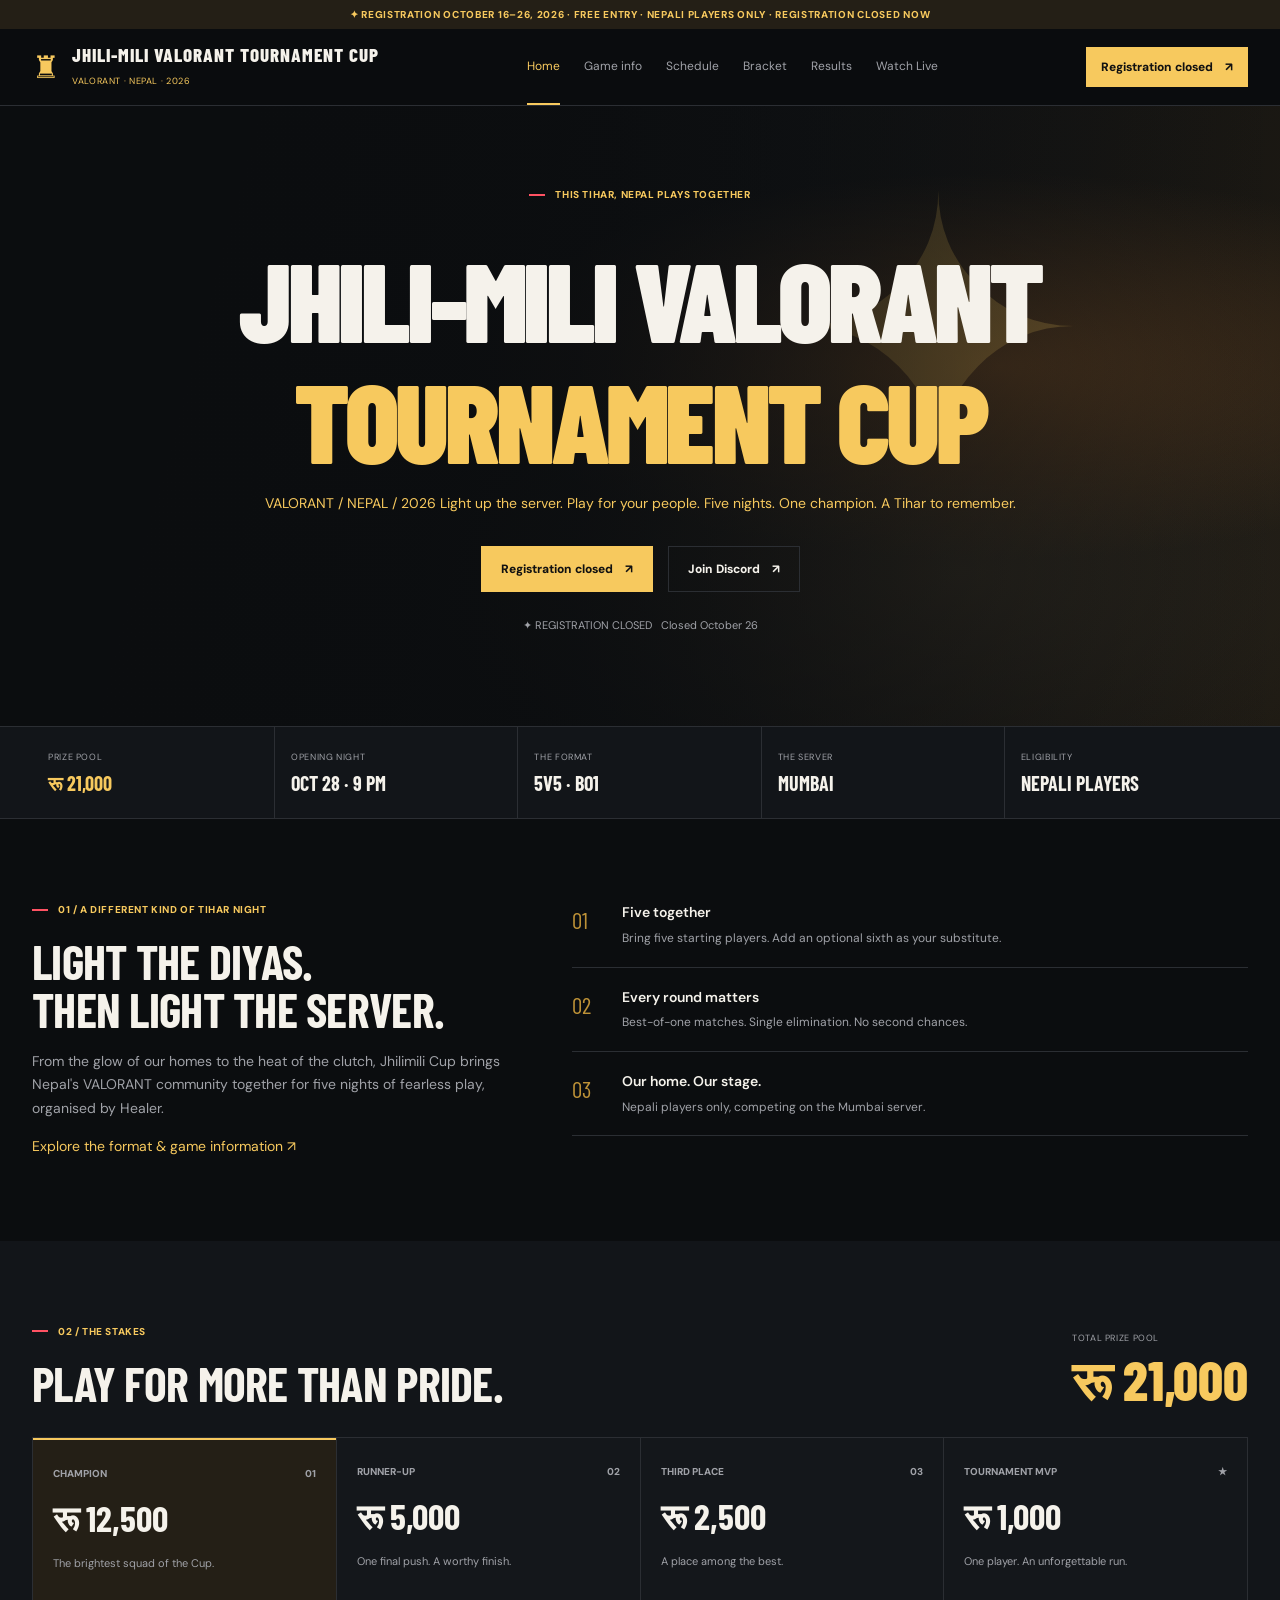
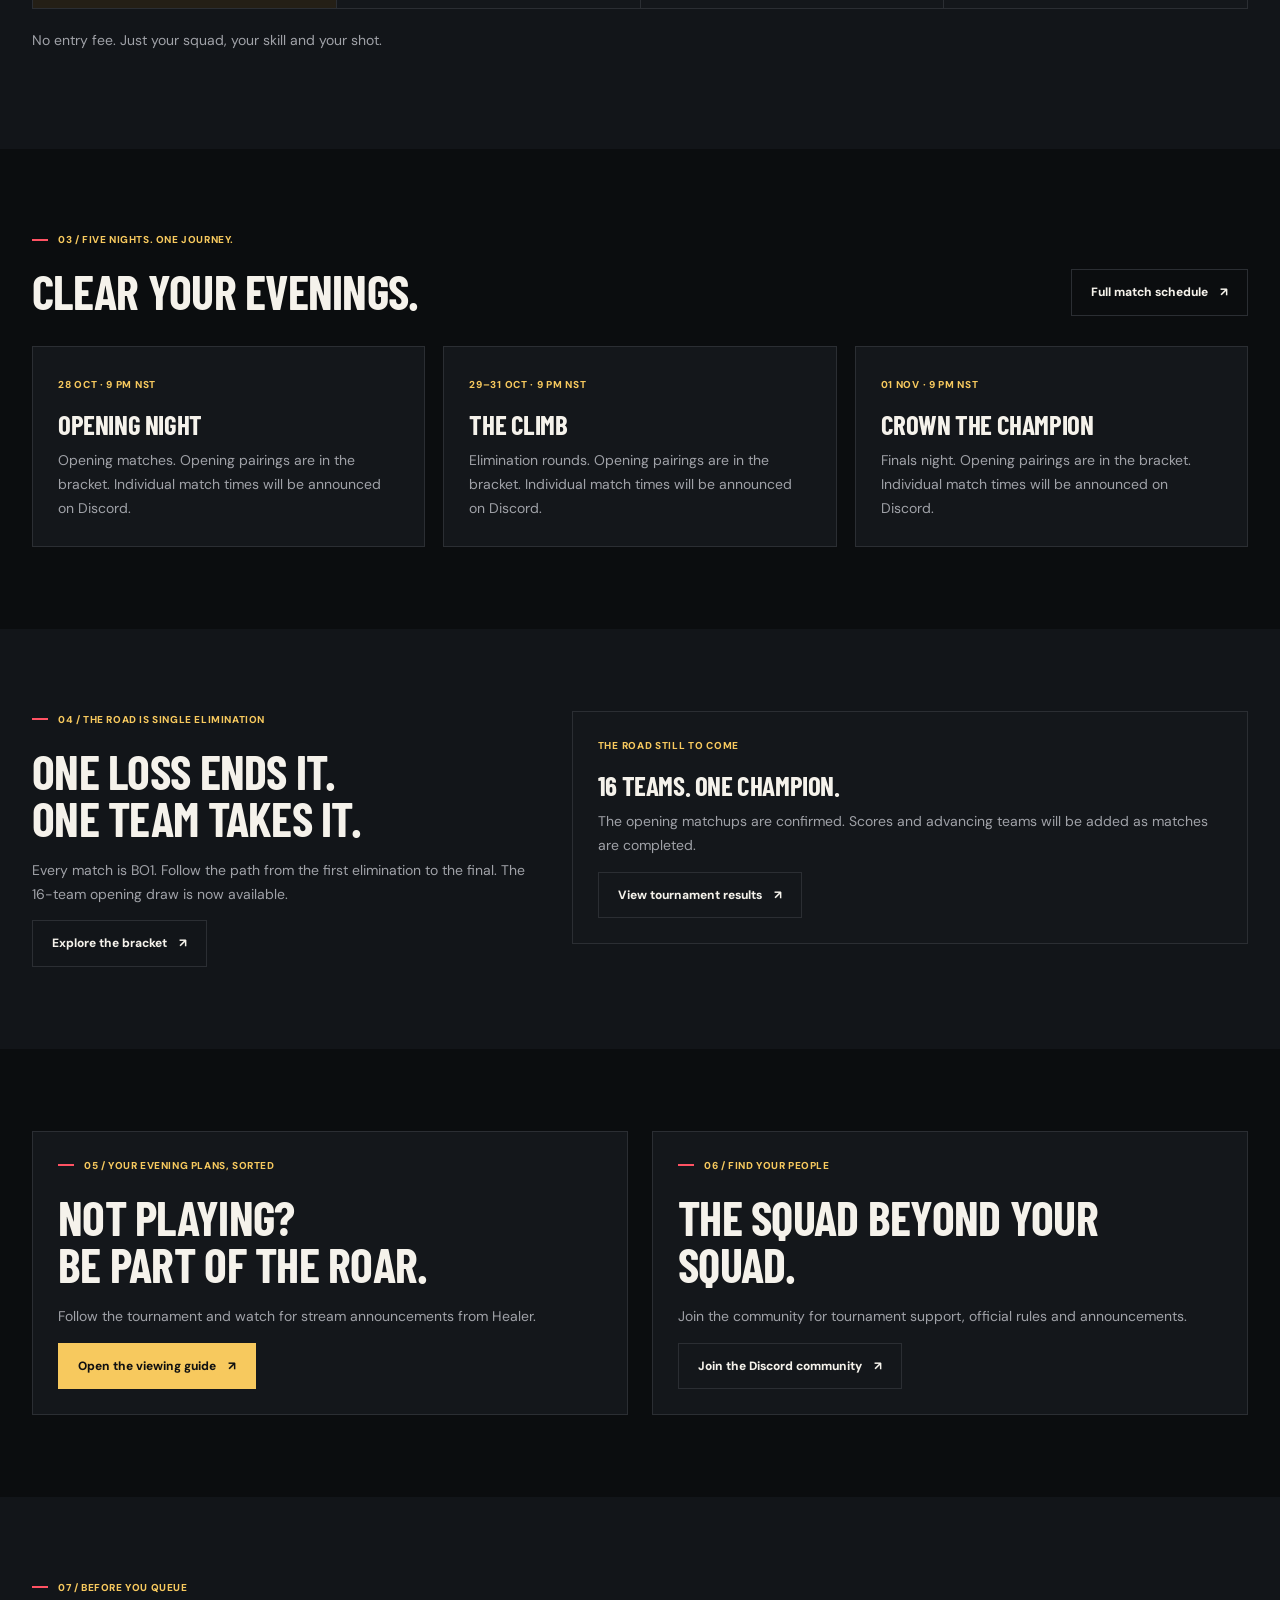
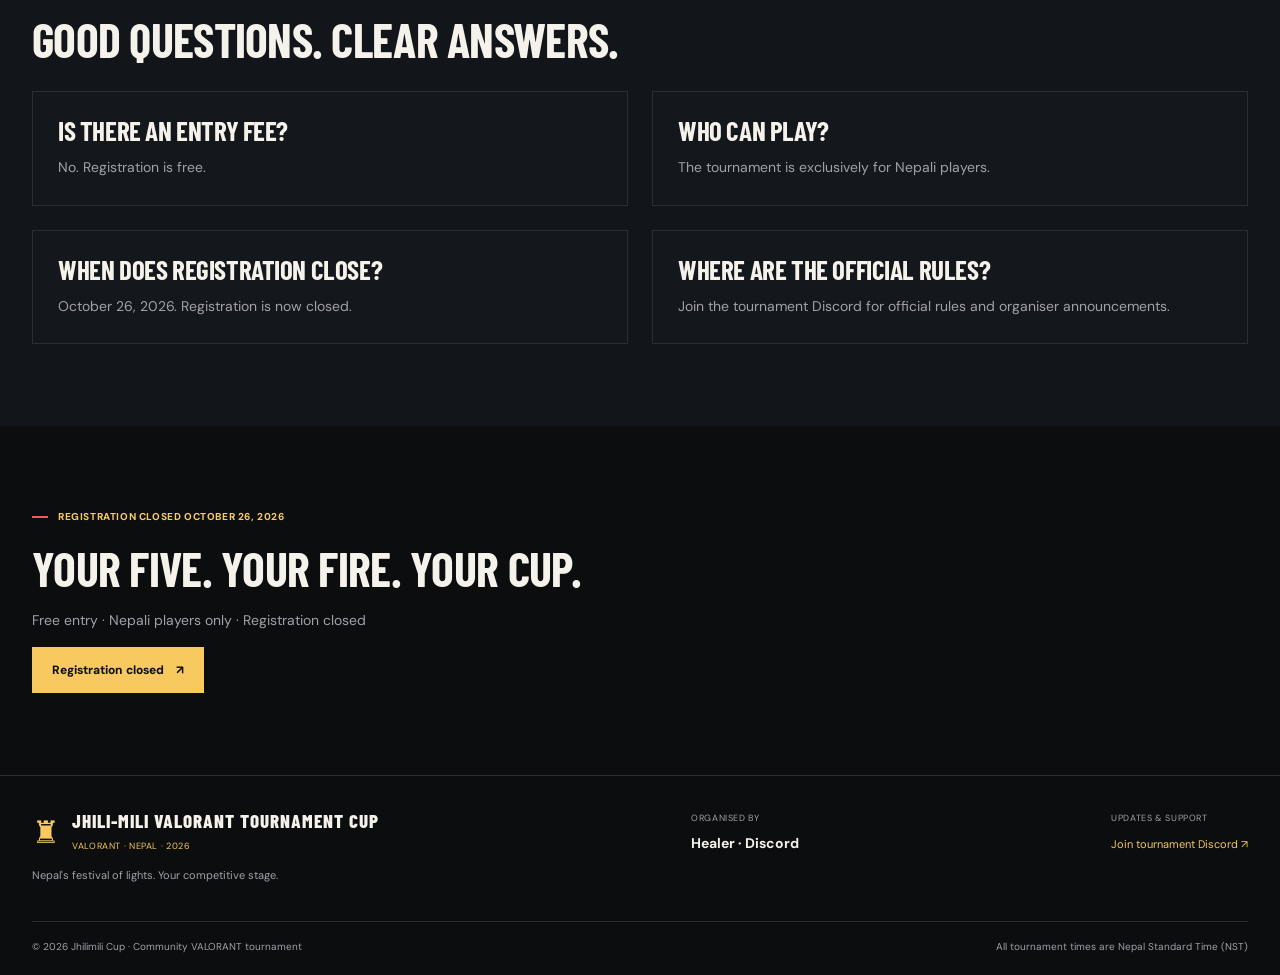
<file: index.html>
<!DOCTYPE html>
<html lang="en">
<head>
  <meta charset="UTF-8">
  <meta name="viewport" content="width=device-width, initial-scale=1.0">
  <meta name="theme-color" content="#0b0d0f">
  <meta name="description" content="Nepal's festival of lights meets competitive VALORANT. Free entry, five days, one champion.">
  <title>Jhilimili Cup 2026 | VALORANT Tournament</title>
  <link rel="stylesheet" href="css/style.css">
  <script src="js/main.js" defer></script>
</head>
<body data-page="home">
  <div id="app"></div>
</body>
</html>
</file>
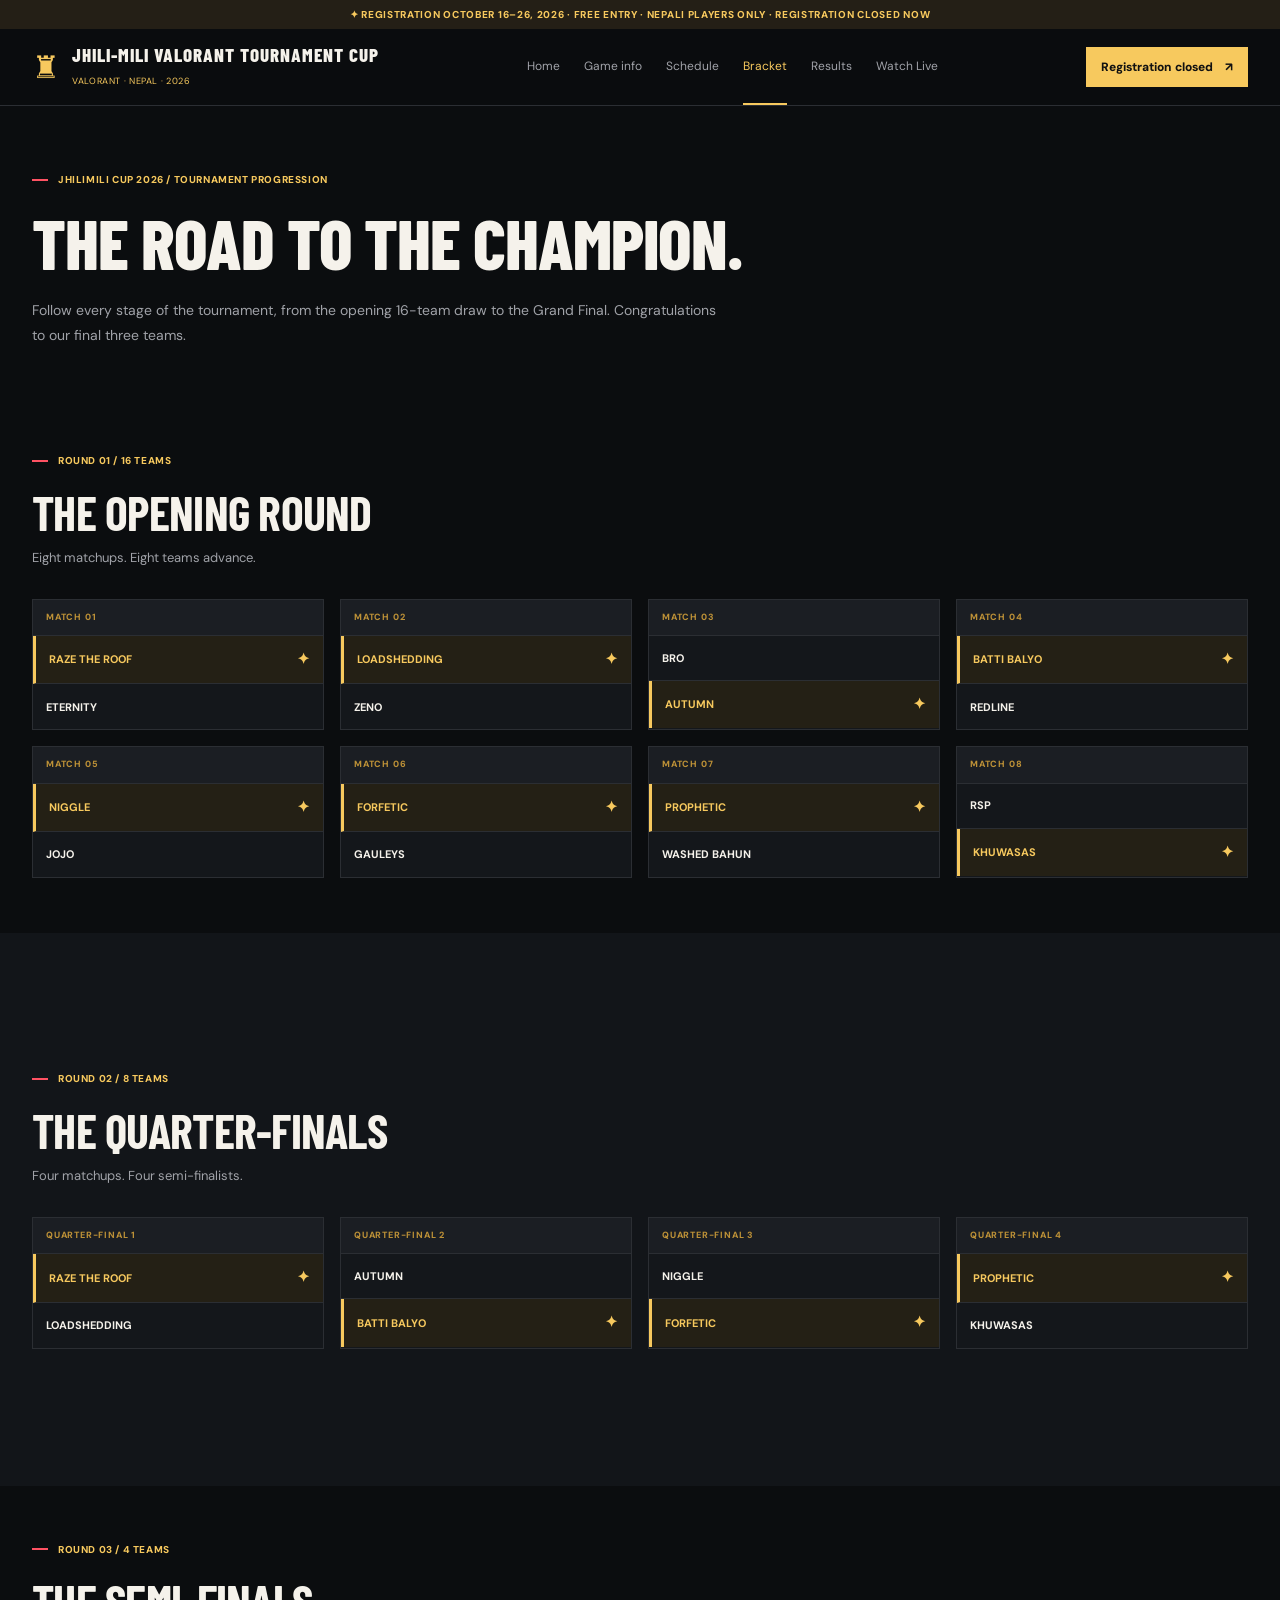
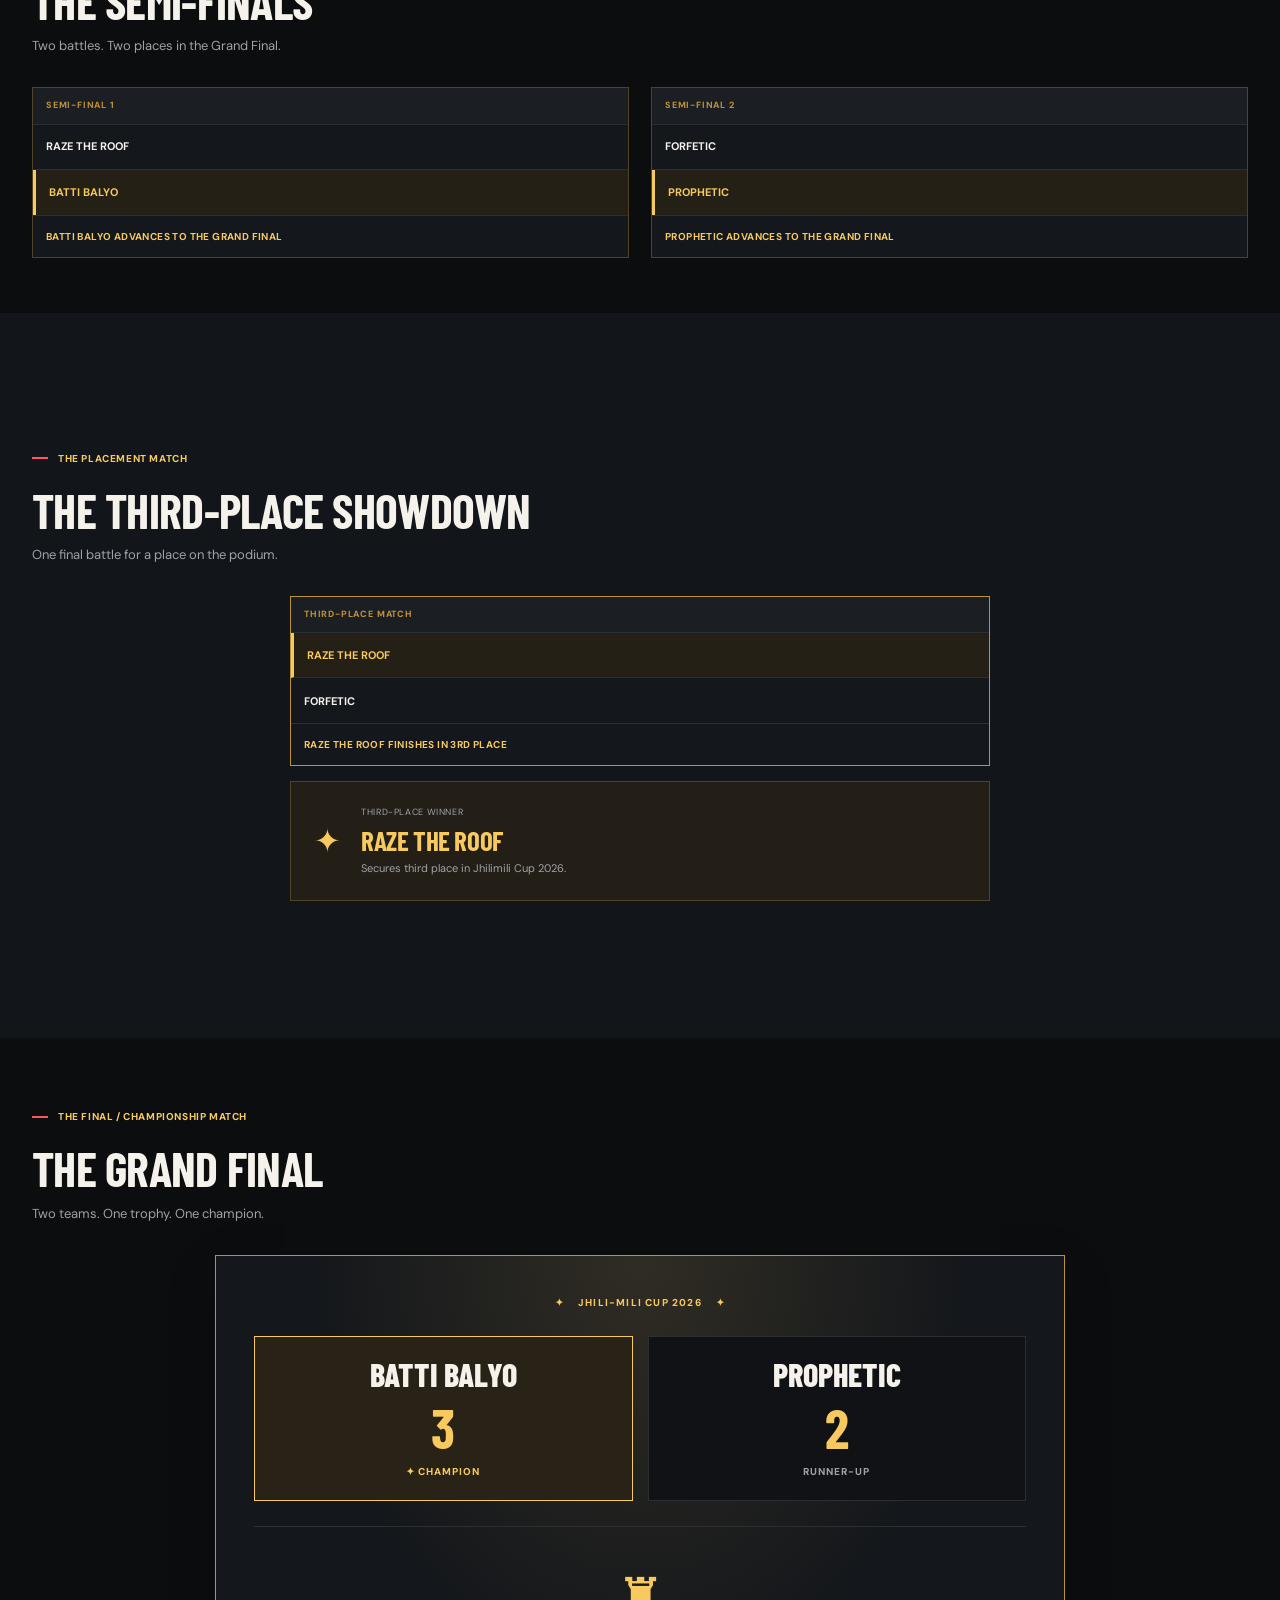
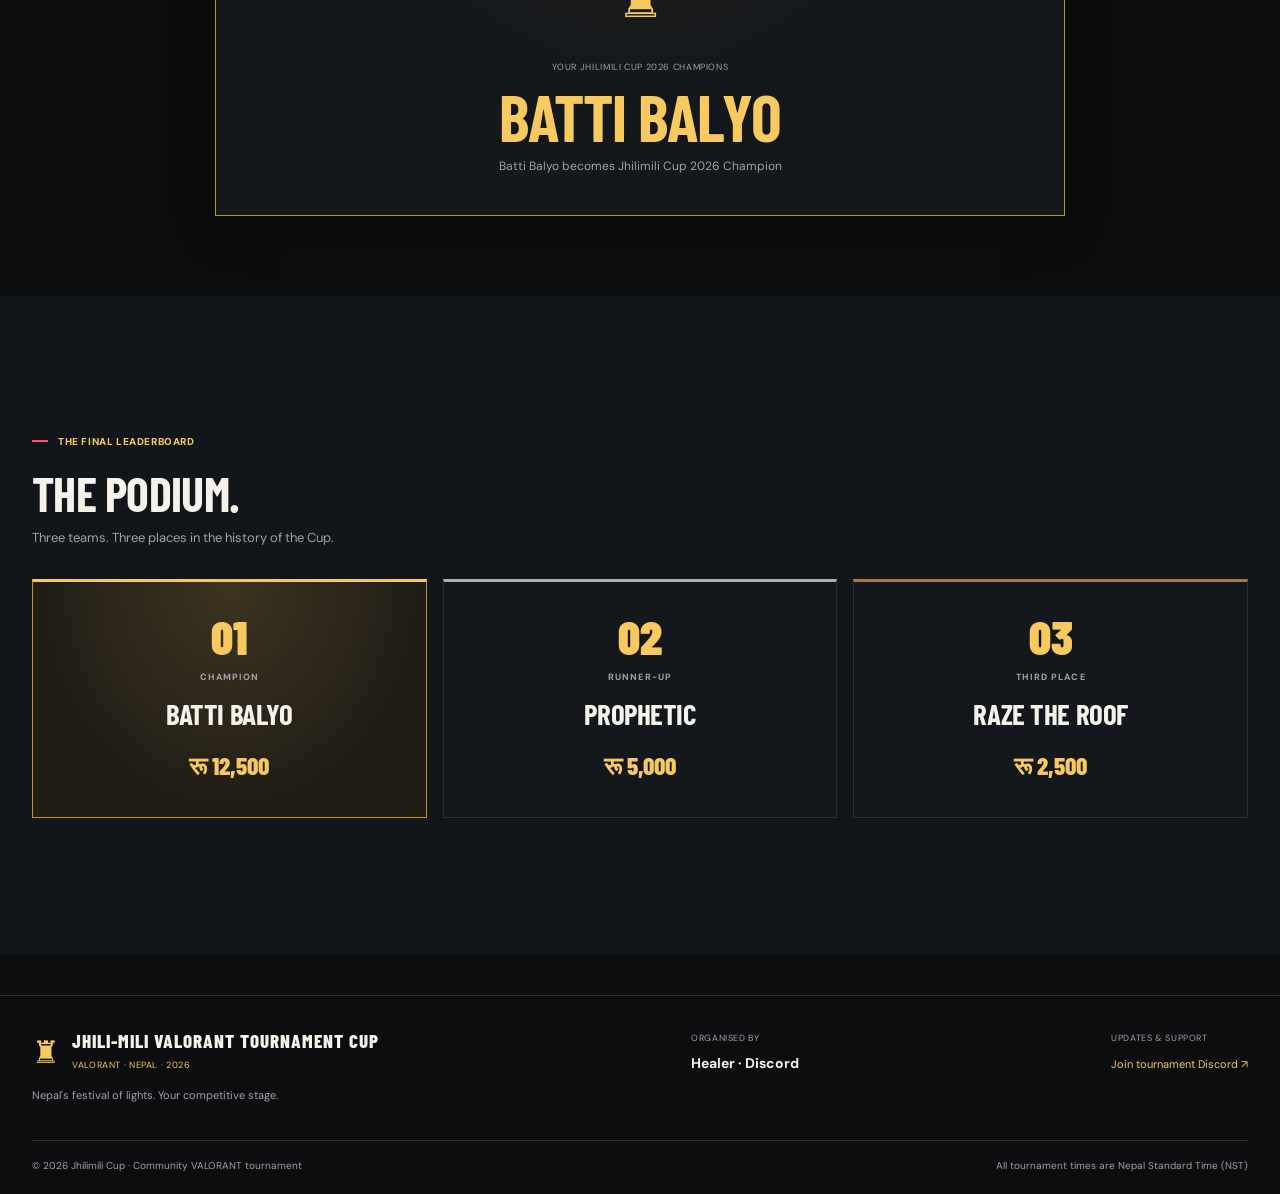
<file: bracket.html>
<!DOCTYPE html>
<html lang="en">
<head>
  <meta charset="UTF-8">
  <meta name="viewport" content="width=device-width, initial-scale=1.0">
  <meta name="theme-color" content="#0b0d0f">
  <title>Tournament Bracket | Jhilimili Cup 2026</title>
  <link rel="stylesheet" href="css/style.css">
  <script src="js/main.js" defer></script>
</head>
<body data-page="bracket">
  <div id="app"></div>
</body>
</html>
</file>
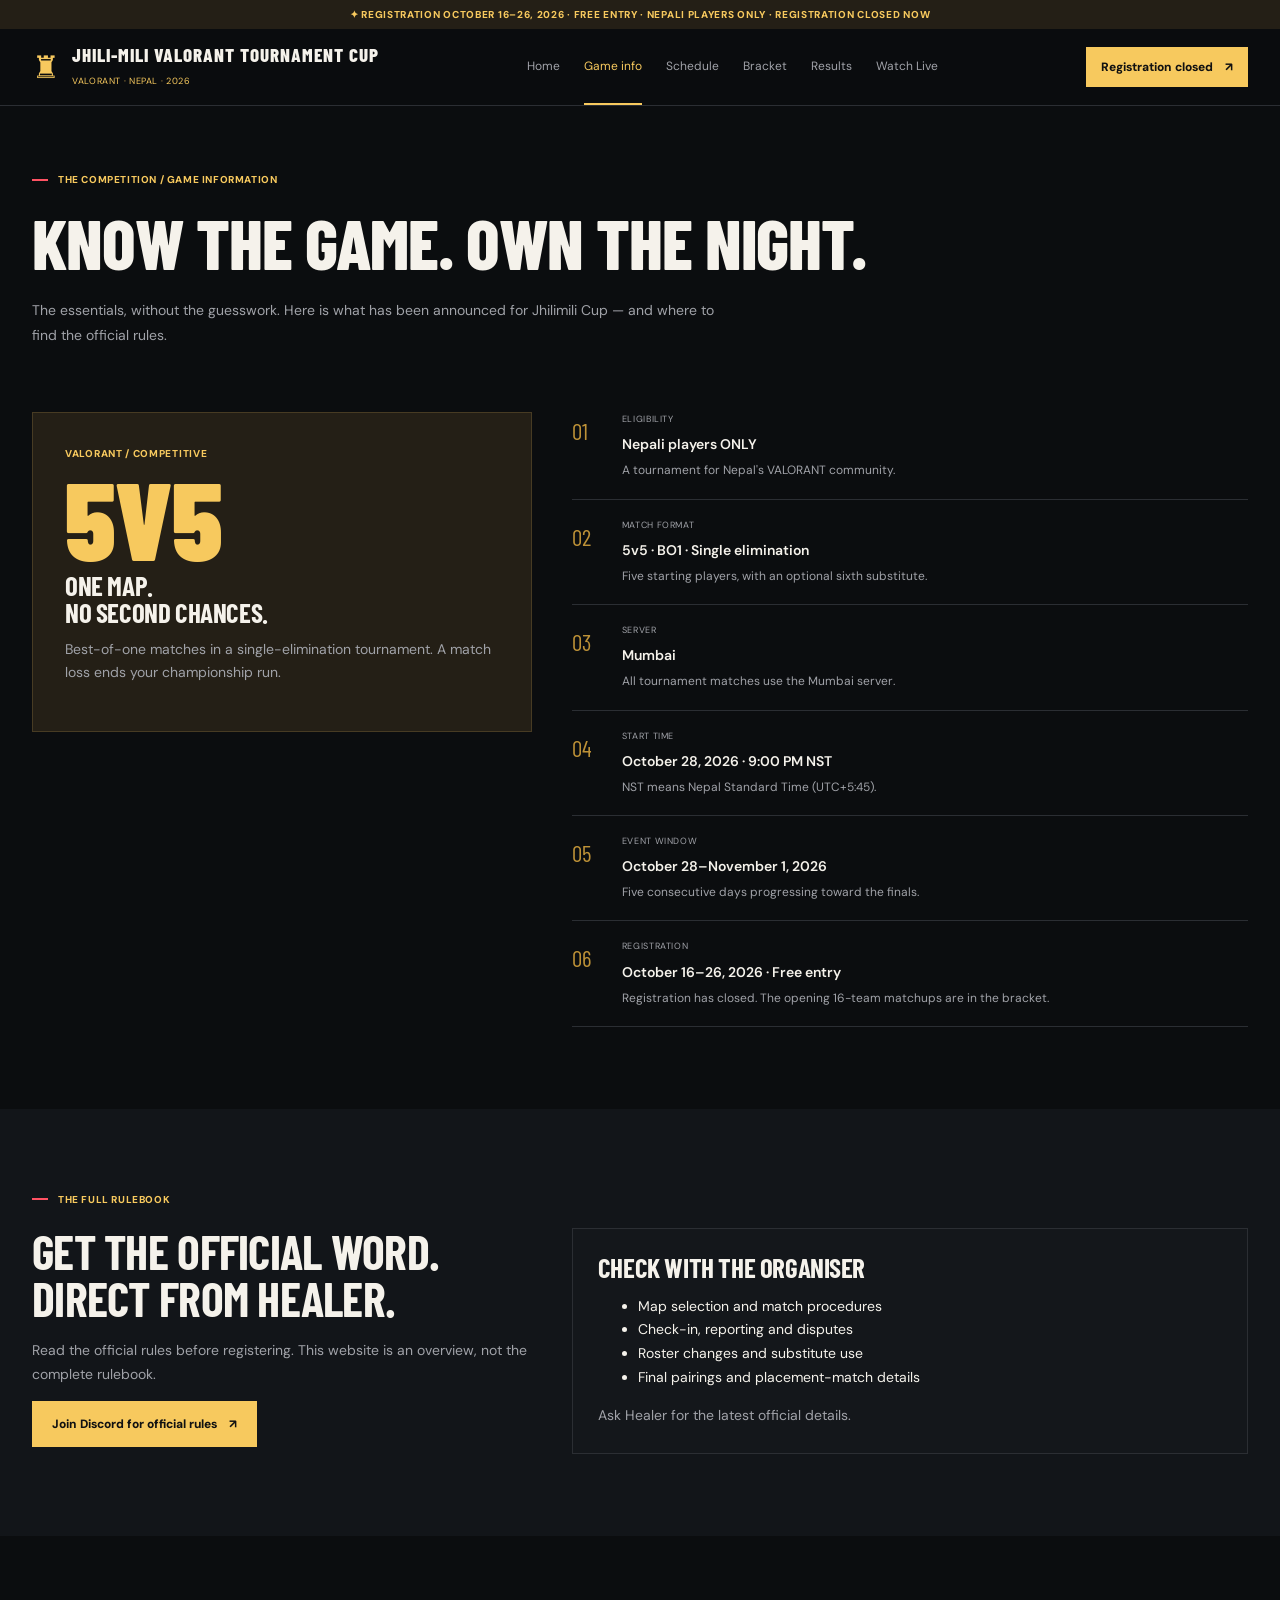
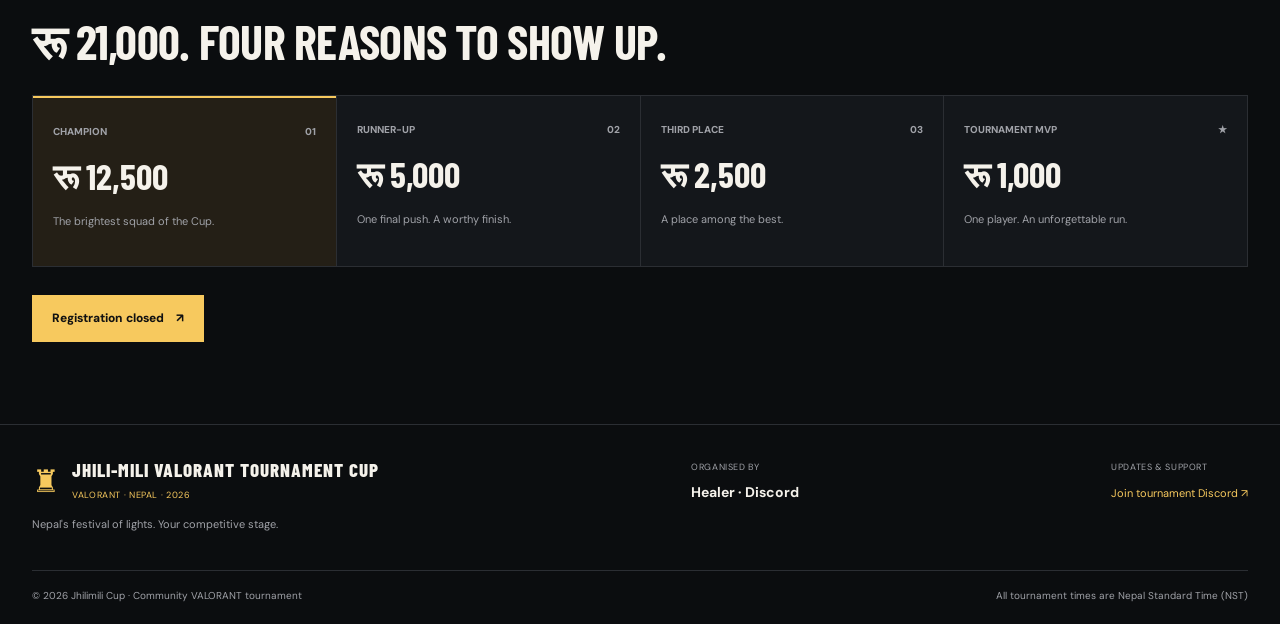
<file: game-info.html>
<!DOCTYPE html>
<html lang="en">
<head>
  <meta charset="UTF-8">
  <meta name="viewport" content="width=device-width, initial-scale=1.0">
  <meta name="theme-color" content="#0b0d0f">
  <title>Game Information | Jhilimili Cup 2026</title>
  <link rel="stylesheet" href="css/style.css">
  <script src="js/main.js" defer></script>
</head>
<body data-page="info">
  <div id="app"></div>
</body>
</html>
</file>
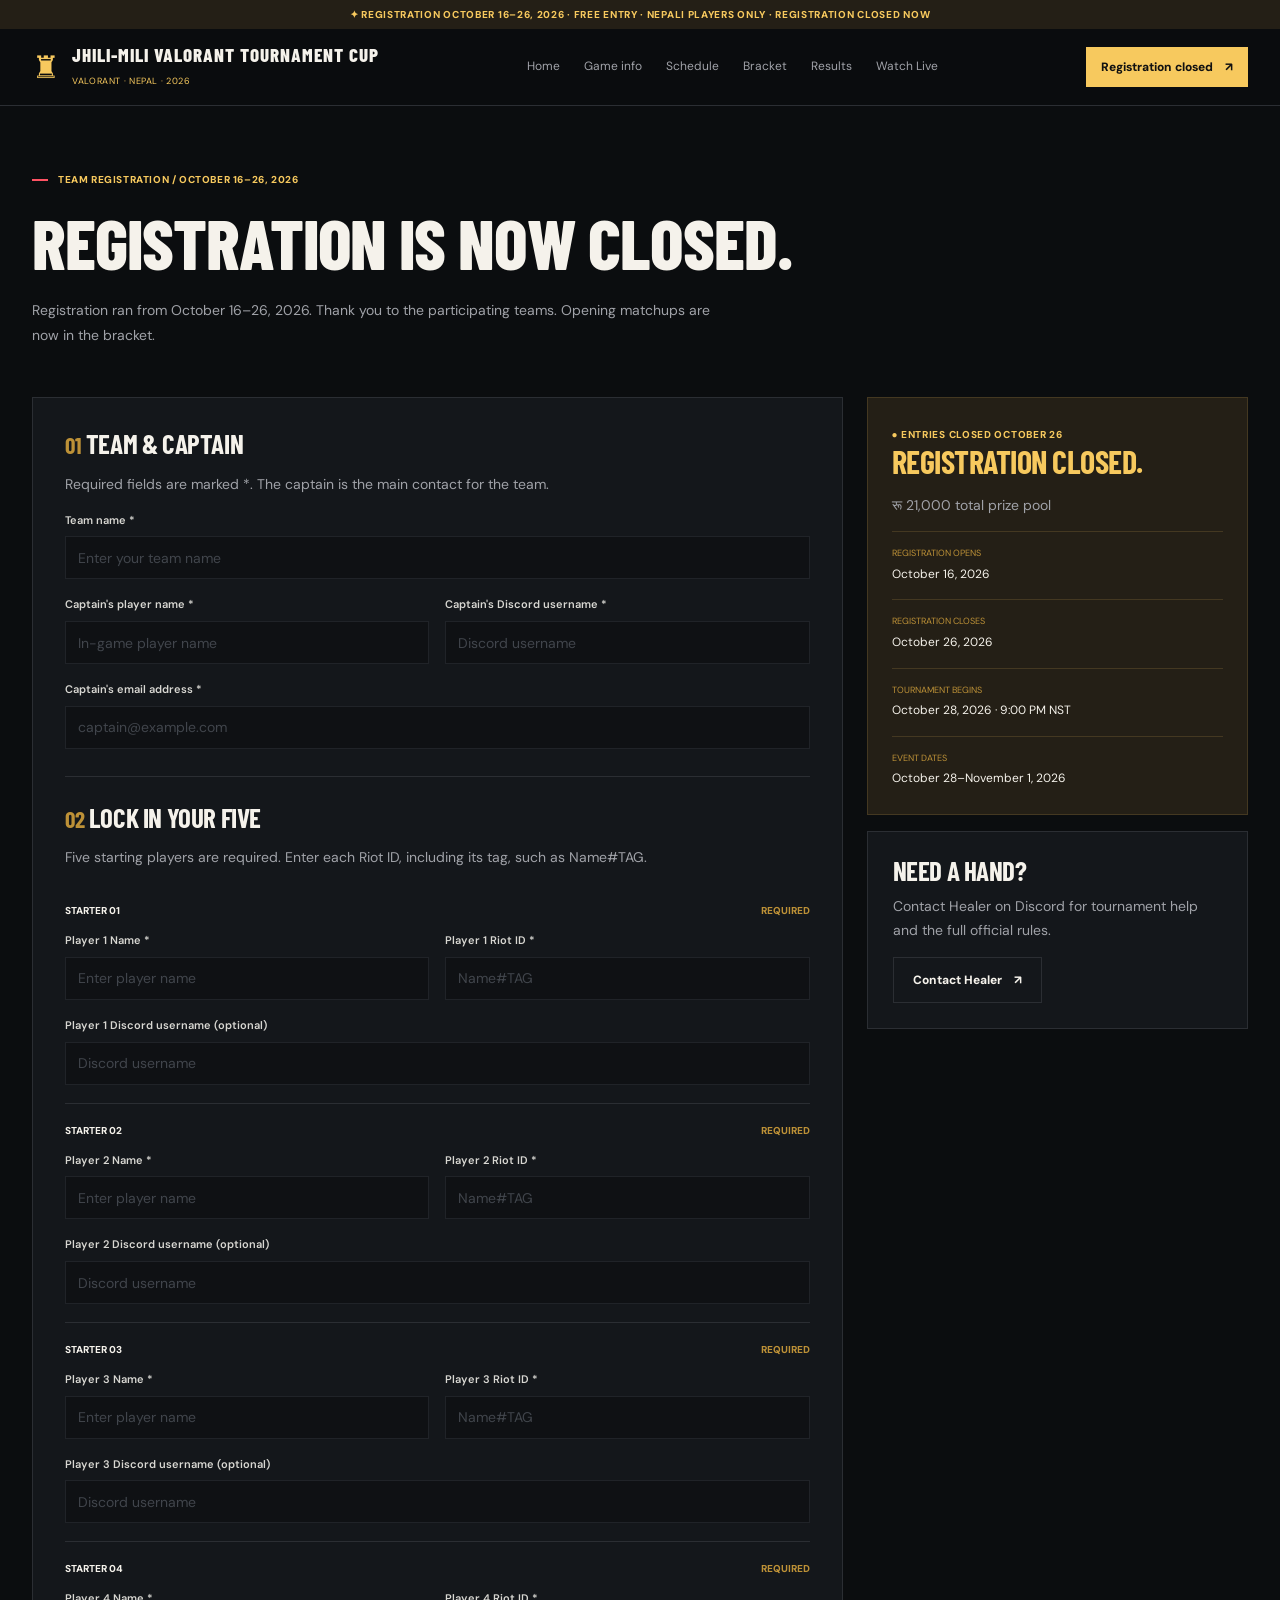
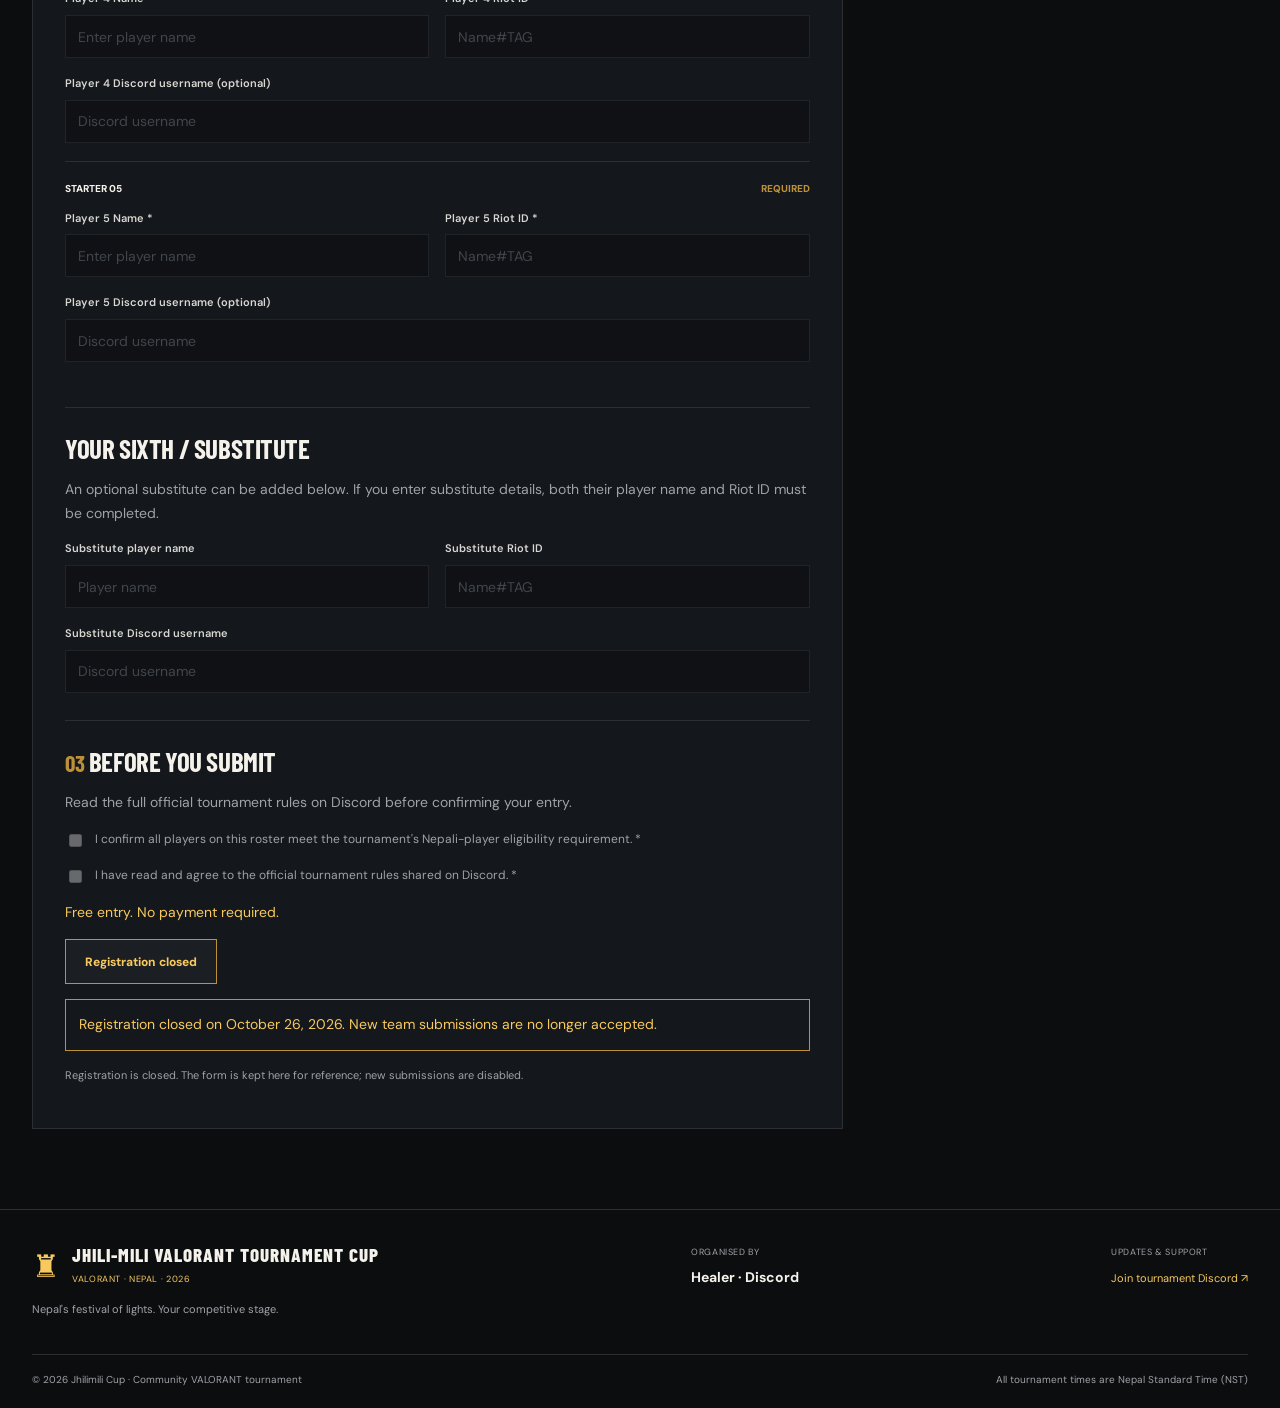
<file: register.html>
<!DOCTYPE html>
<html lang="en">
<head>
  <meta charset="UTF-8">
  <meta name="viewport" content="width=device-width, initial-scale=1.0">
  <meta name="theme-color" content="#0b0d0f">
  <title>Register Your Team | Jhilimili Cup 2026</title>
  <link rel="stylesheet" href="css/style.css">
  <script src="js/main.js" defer></script>
</head>
<body data-page="register">
  <div id="app"></div>
</body>
</html>
</file>
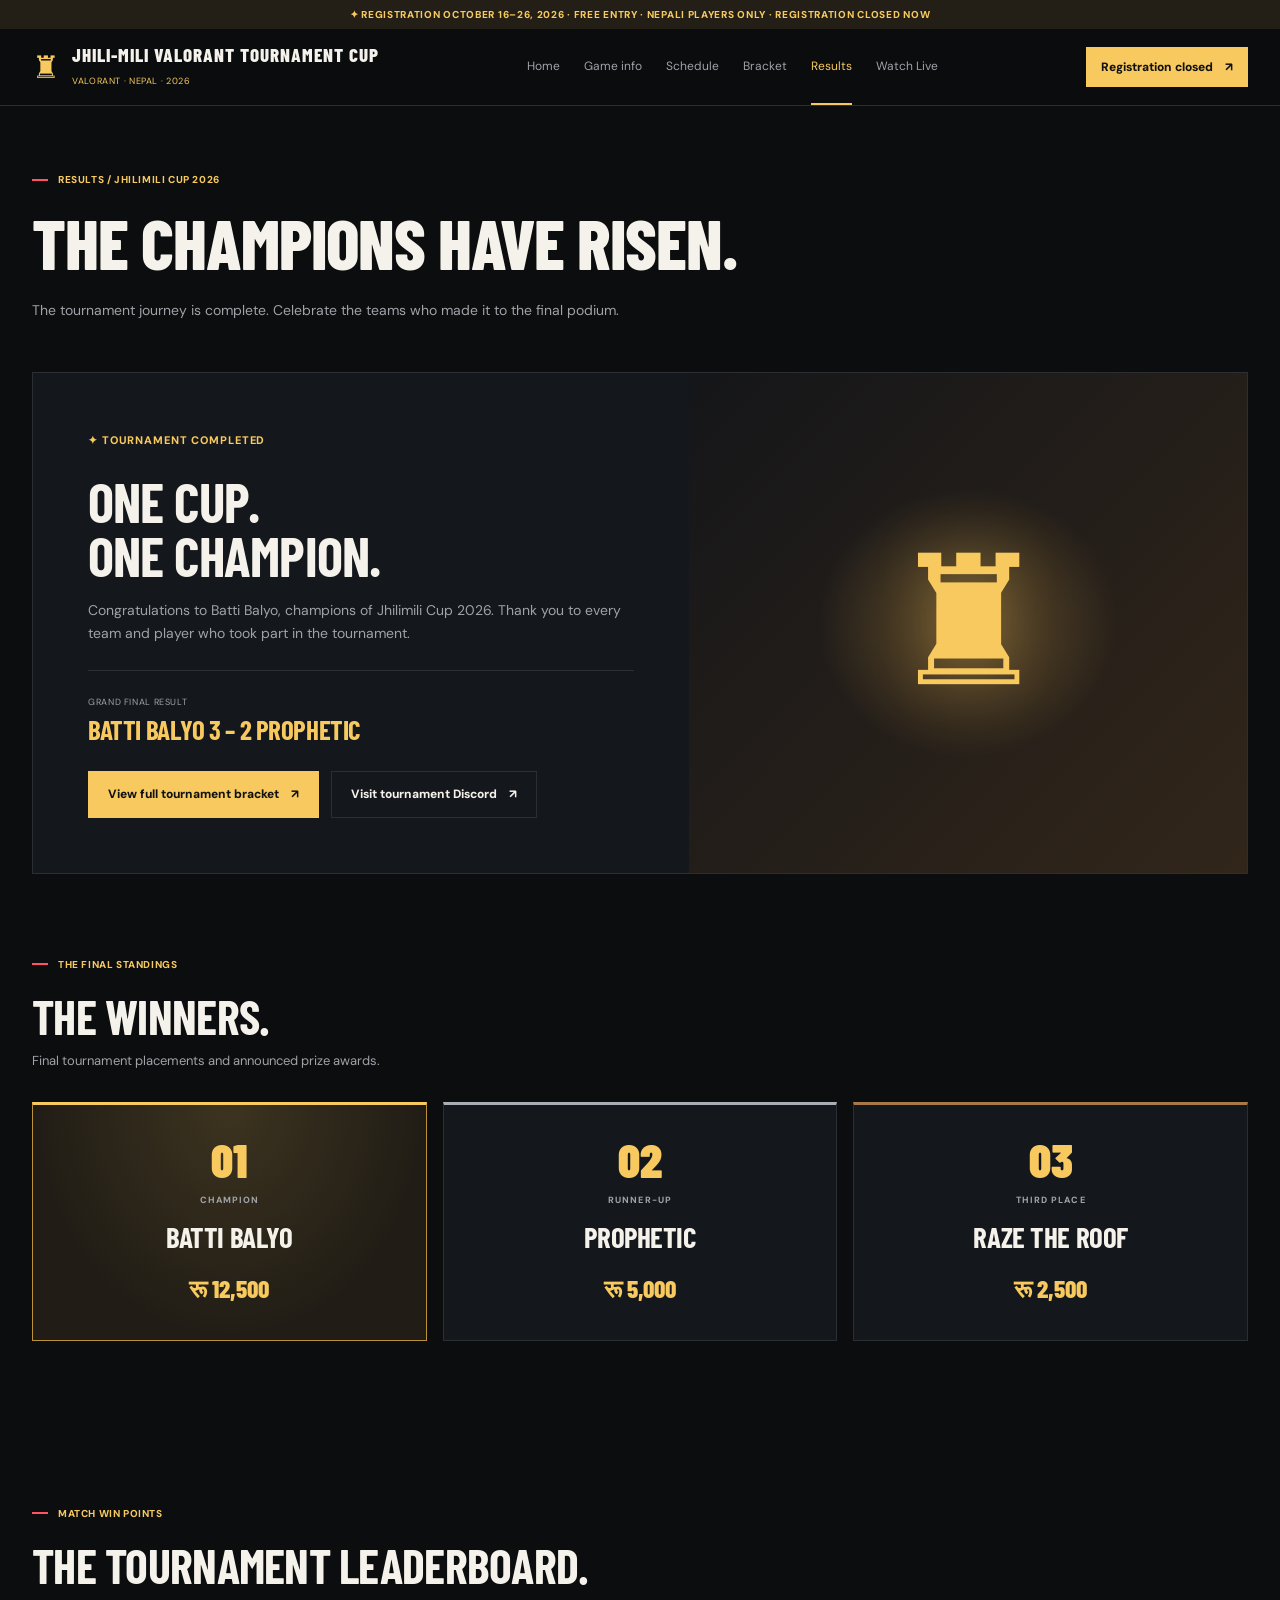
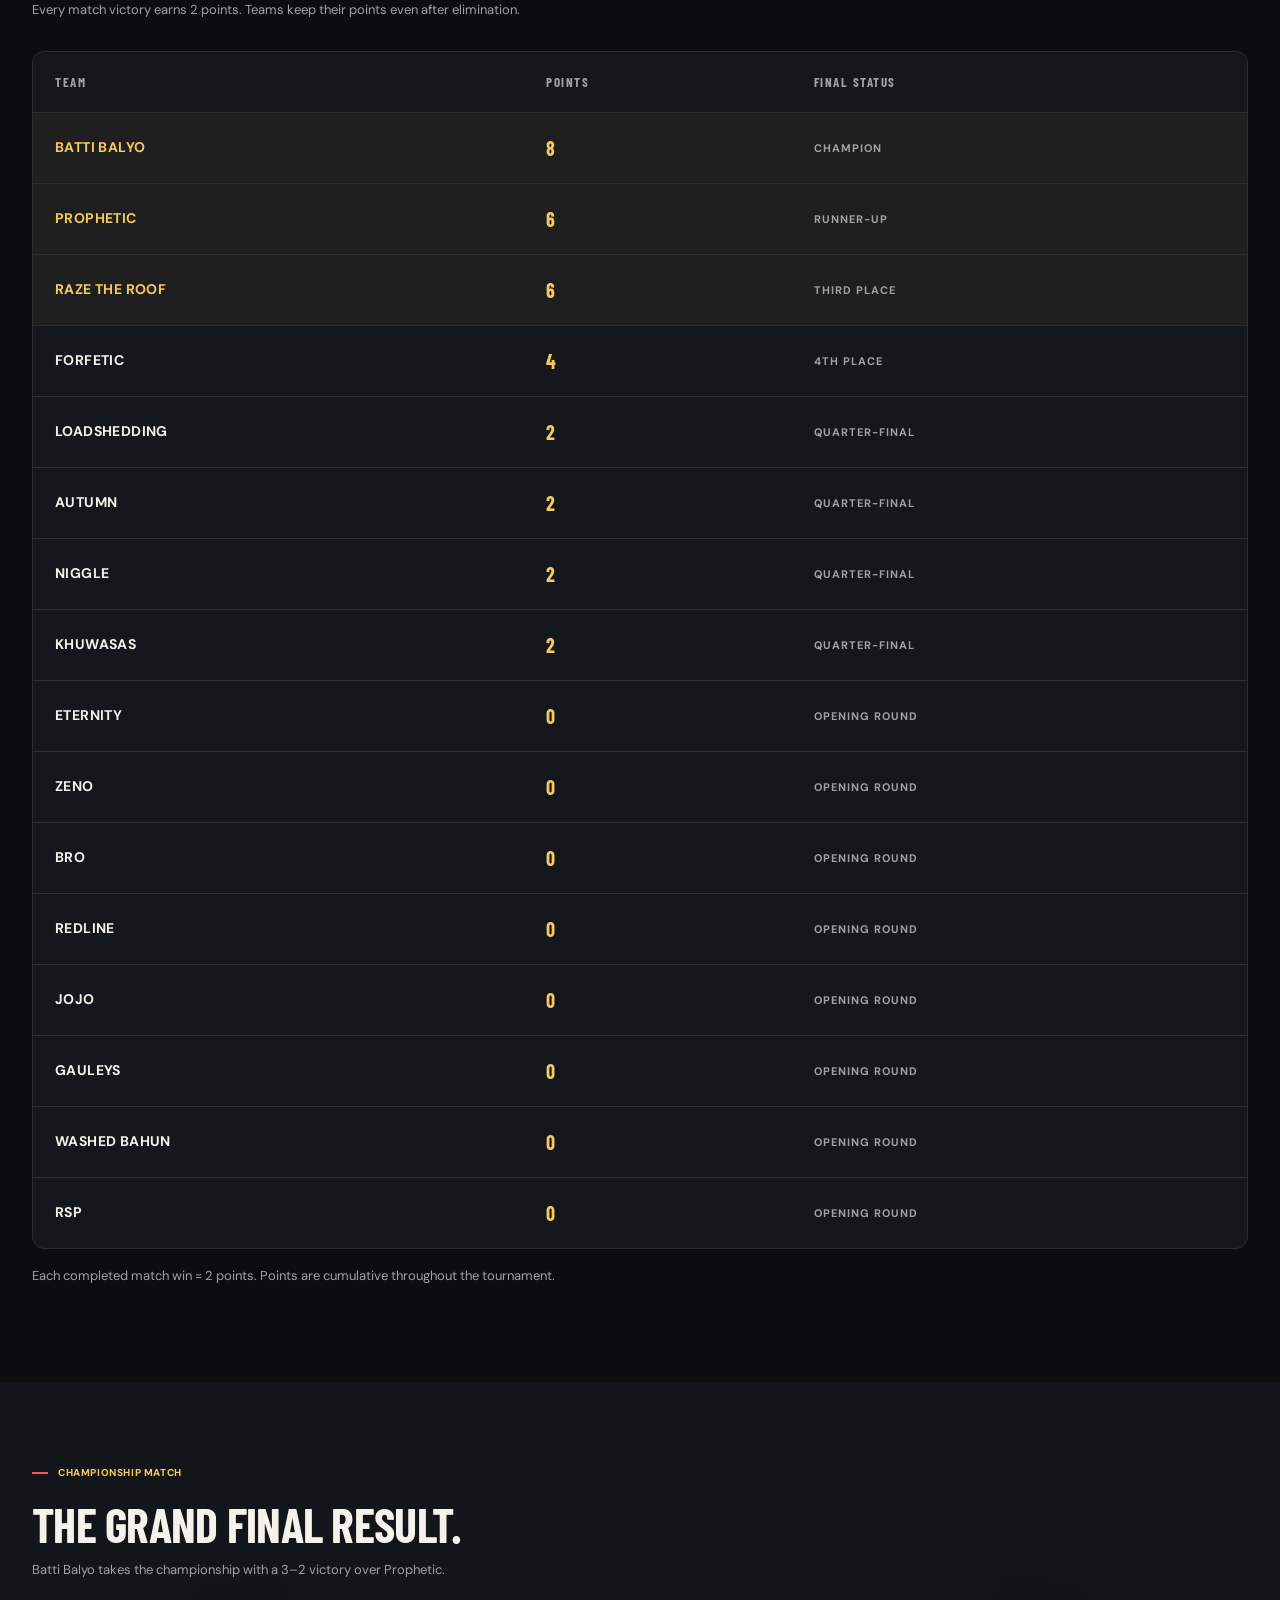
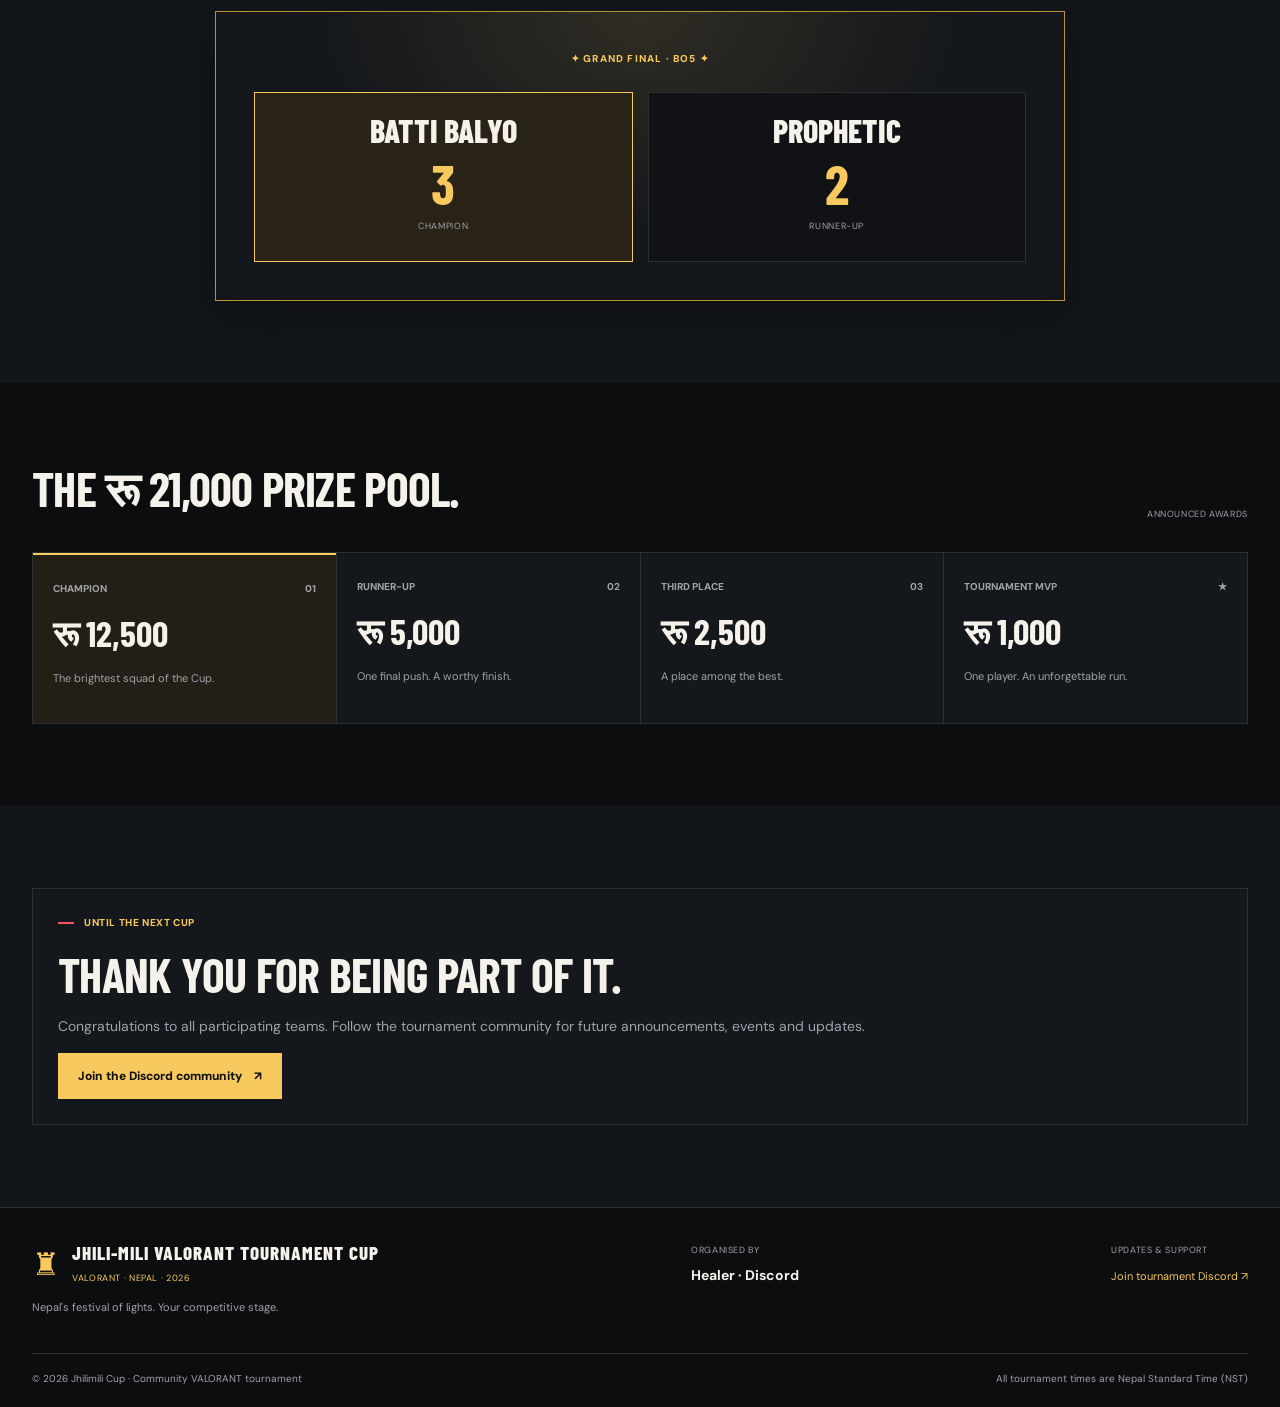
<file: results.html>
<!DOCTYPE html>
<html lang="en">
<head>
  <meta charset="UTF-8">
  <meta name="viewport" content="width=device-width, initial-scale=1.0">
  <meta name="theme-color" content="#0b0d0f">
  <title>Results | Jhilimili Cup 2026</title>
  <link rel="stylesheet" href="css/style.css">
  <script src="js/main.js" defer></script>
</head>
<body data-page="results">
  <div id="app"></div>
</body>
</html>
</file>
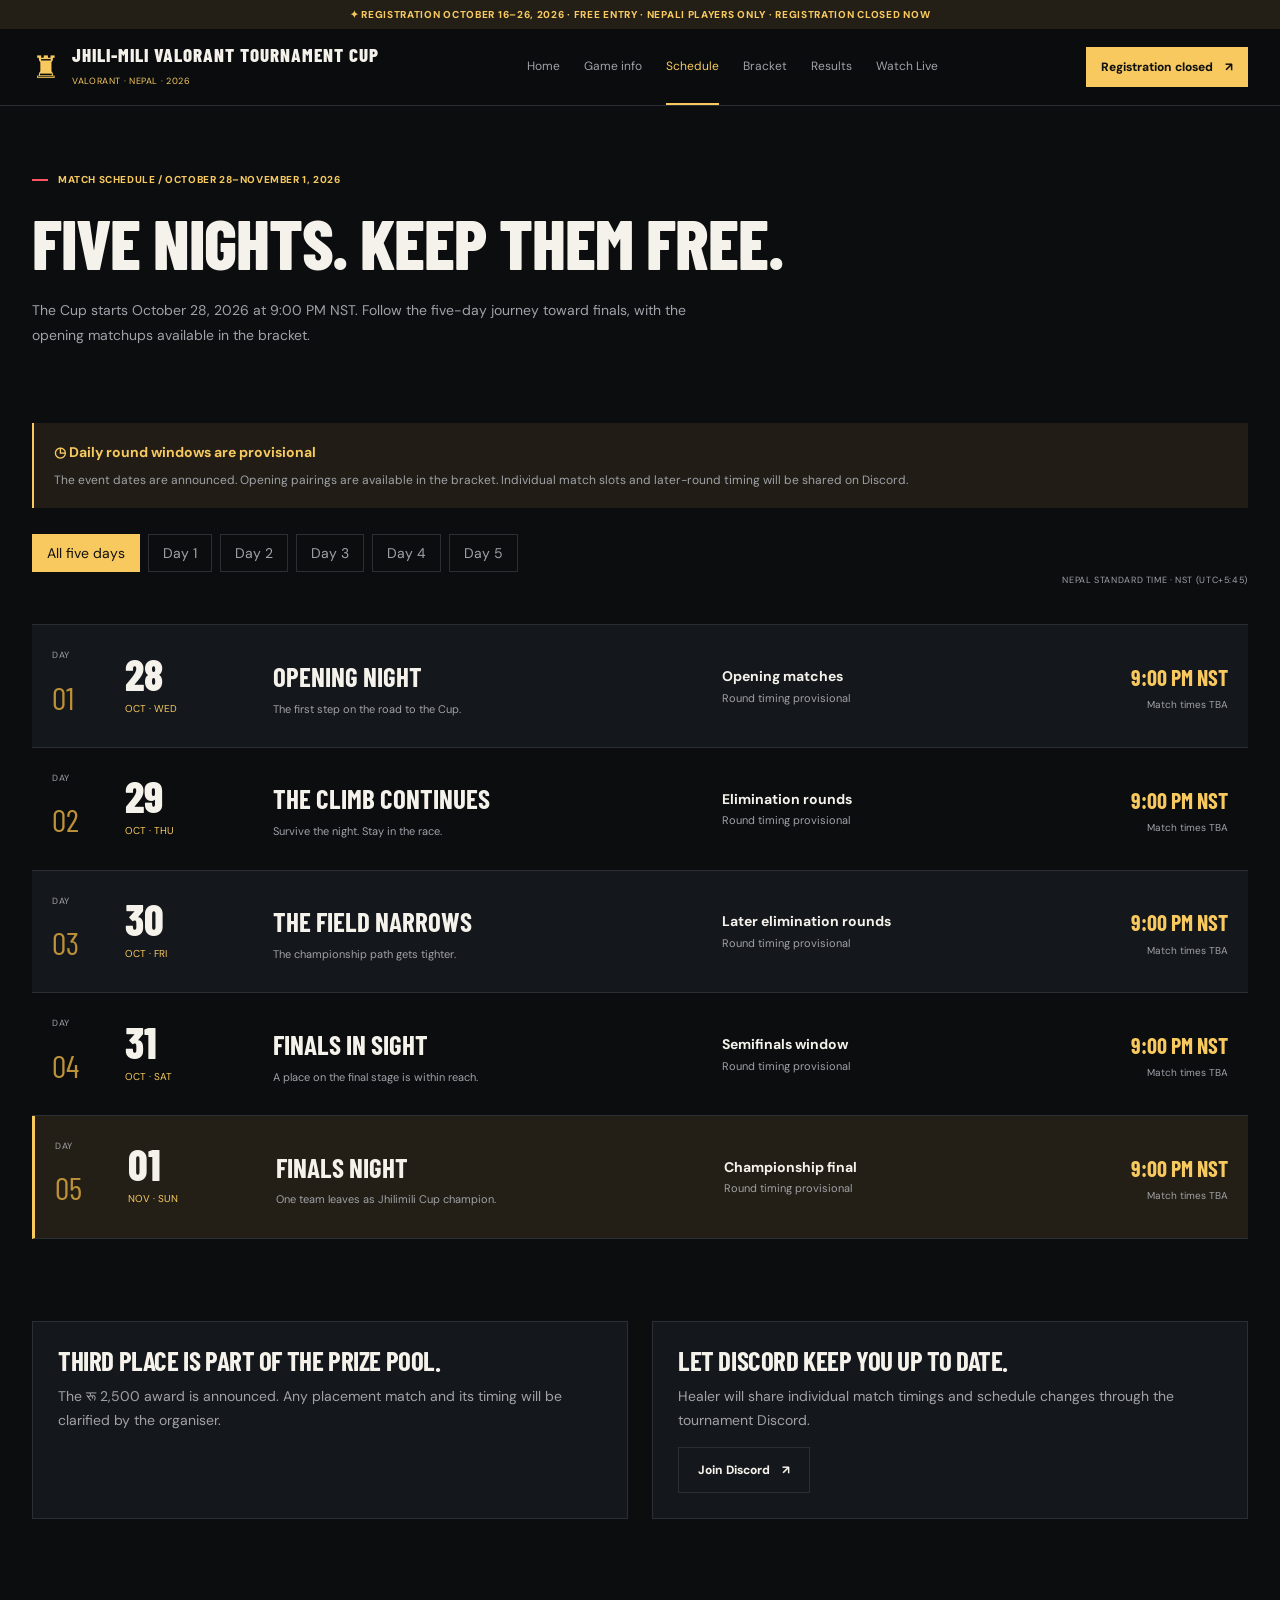
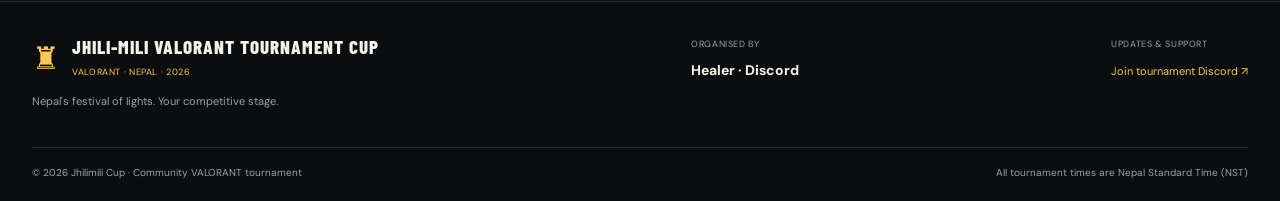
<file: schedule.html>
<!DOCTYPE html>
<html lang="en">
<head>
  <meta charset="UTF-8">
  <meta name="viewport" content="width=device-width, initial-scale=1.0">
  <meta name="theme-color" content="#0b0d0f">
  <title>Match Schedule | Jhilimili Cup 2026</title>
  <link rel="stylesheet" href="css/style.css">
  <script src="js/main.js" defer></script>
</head>
<body data-page="schedule">
  <div id="app"></div>
</body>
</html>
</file>
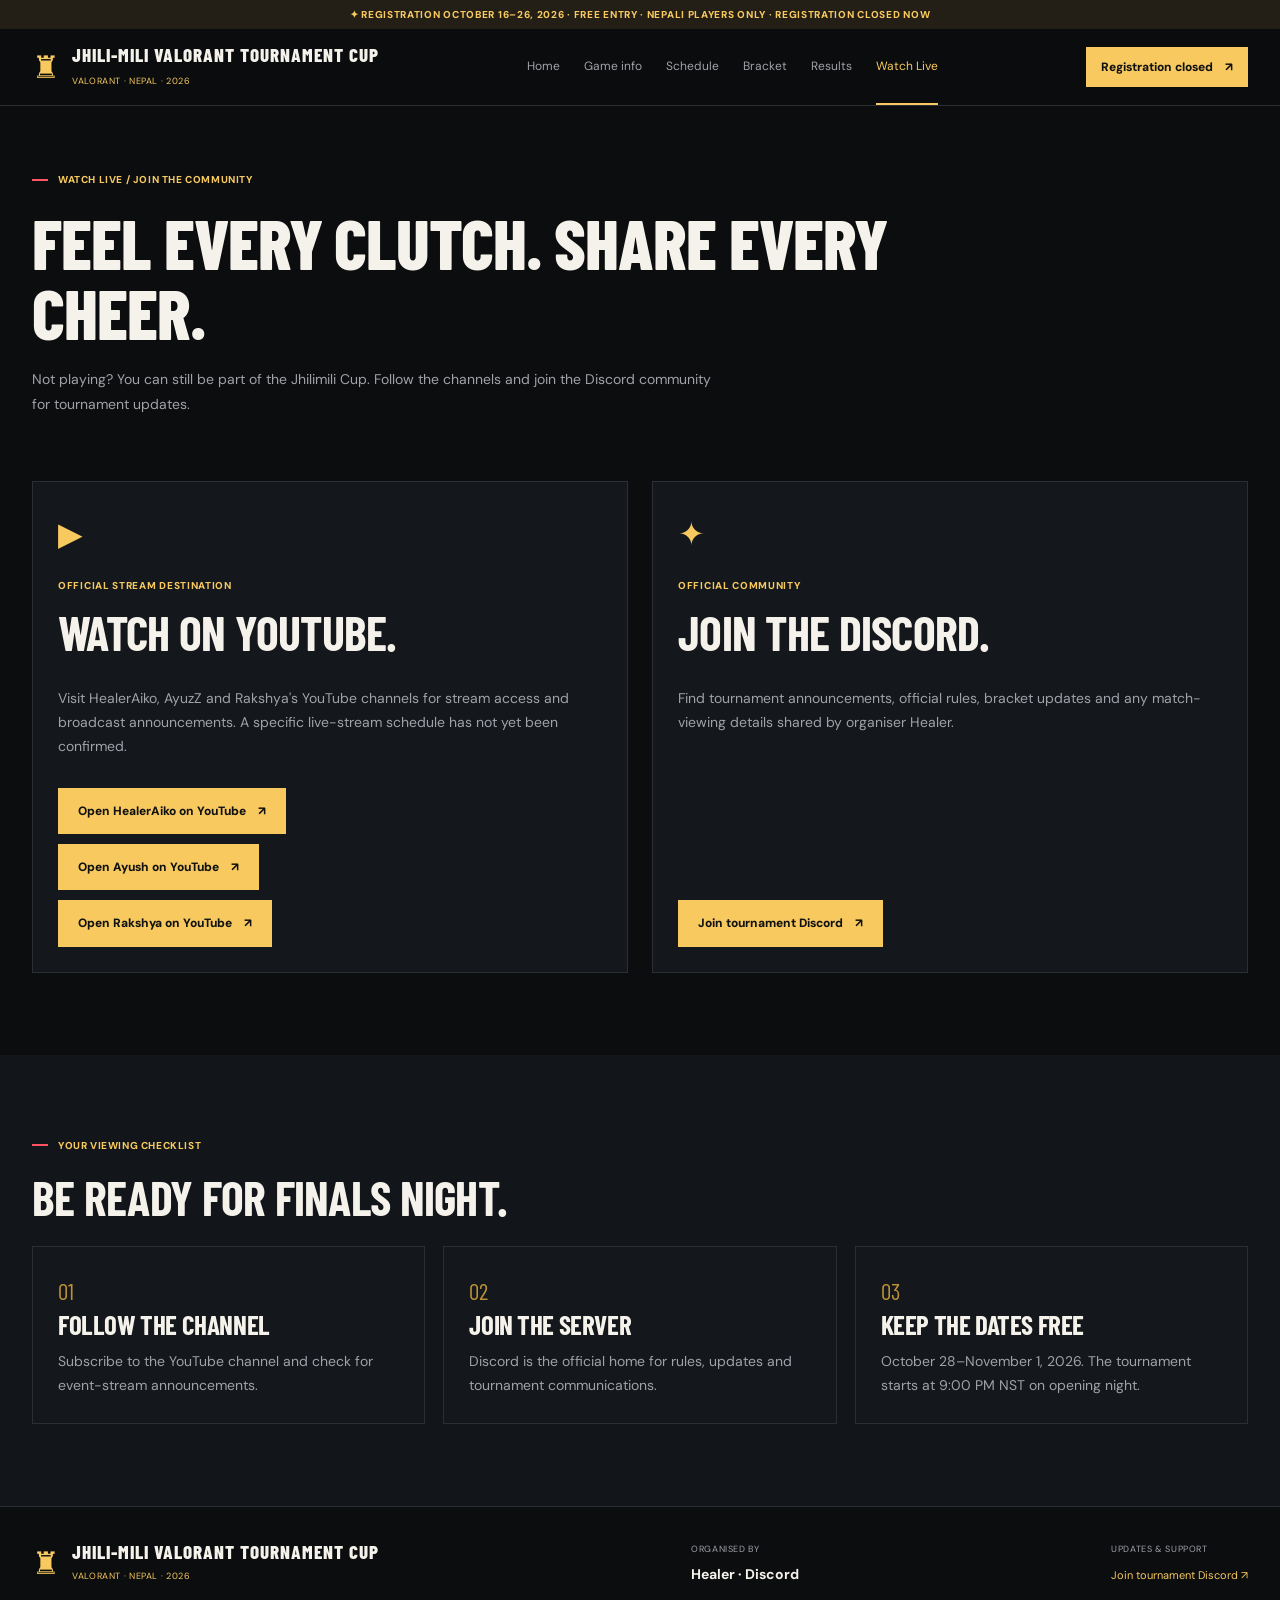
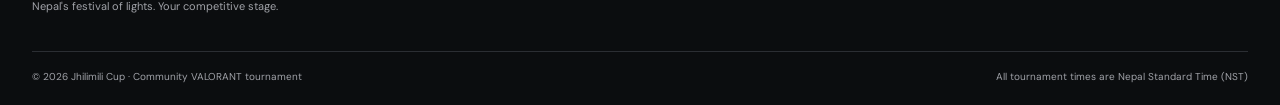
<file: watch.html>
<!DOCTYPE html>
<html lang="en">
<head>
  <meta charset="UTF-8">
  <meta name="viewport" content="width=device-width, initial-scale=1.0">
  <meta name="theme-color" content="#0b0d0f">
  <title>Watch Live | Jhilimili Cup 2026</title>
  <link rel="stylesheet" href="css/style.css">
  <script src="js/main.js" defer></script>
</head>
<body data-page="watch">
  <div id="app"></div>
</body>
</html>
</file>
<file: css/style.css>
@import url('https://fonts.googleapis.com/css2?family=Barlow+Condensed:wght@500;600;700;800;900&family=DM+Sans:wght@400;500;600;700;800&display=swap');

:root {
  --bg: #0b0d0f;
  --panel: #14171b;
  --panel-light: #1b1e23;
  --gold: #f7c95e;
  --gold-dark: #bd9137;
  --text: #f5f2eb;
  --muted: #a0a2a8;
  --border: #2b2e33;
  --red: #ff5263;
  --max: 1240px;
}
* { box-sizing: border-box; }
html { scroll-behavior: smooth; scroll-padding-top: 100px; }
body {
  margin: 0; background: var(--bg); color: var(--text);
  font-family: "DM Sans", sans-serif; font-size: 14px; line-height: 1.7;
}
body, button, input, select { font-family: "DM Sans", sans-serif; }
a { color: inherit; text-decoration: none; }
button, input, select { font-size: inherit; }
button, a, input, select { -webkit-tap-highlight-color: transparent; }
a:focus-visible, button:focus-visible, input:focus-visible, select:focus-visible {
  outline: 2px solid var(--gold); outline-offset: 4px;
}
img { max-width: 100%; display: block; }
button { cursor: pointer; }
[hidden] { display: none !important; }
.container { width: min(var(--max), calc(100% - 64px)); margin-inline: auto; }
.announcement {
  background: #241f16; color: var(--gold); text-align: center; padding: 6px 12px;
  font-size: 10px; font-weight: 800; letter-spacing: .07em; text-transform: uppercase;
}
.navbar {
  background: rgba(11, 13, 15, .96); border-bottom: 1px solid var(--border);
  position: sticky; top: 0; z-index: 50; backdrop-filter: blur(16px);
}
.nav-inner {
  min-height: 76px; display: flex; align-items: center;
  justify-content: space-between; gap: 24px;
}
.brand { display: inline-flex; align-items: center; gap: 12px; flex-shrink: 0; }
.brand-symbol { color: var(--gold); font-size: 31px; line-height: 1; }
.brand-name {
  font-family: "Barlow Condensed", sans-serif; font-weight: 800;
  font-size: 22px; line-height: 1;
}
.brand-sub { display: block; font-size: 9px; color: var(--gold); letter-spacing: .07em; margin-top: 5px; }
.nav-links { display: flex; align-items: center; gap: 24px; }
.nav-links a {
  color: var(--muted); font-size: 12px; padding: 27px 0;
  border-bottom: 2px solid transparent; transition: color .2s, border-color .2s;
}
.nav-links a:hover, .nav-links a.active { color: var(--gold); border-bottom-color: var(--gold); }
.menu-toggle {
  display: none; color: var(--gold); background: transparent;
  border: 1px solid var(--border); padding: 9px 12px; border-radius: 4px;
}
.btn {
  display: inline-flex; align-items: center; justify-content: center; gap: 12px;
  min-height: 45px; padding: 12px 19px; background: var(--gold);
  color: #111; border: 1px solid var(--gold); font-size: 12px;
  font-weight: 800; transition: background .2s, transform .2s;
}
.btn:hover { background: #ffdc85; transform: translateY(-2px); }
.btn-outline { background: transparent; color: var(--text); border-color: var(--border); }
.btn-outline:hover { background: var(--panel-light); color: var(--gold); border-color: var(--gold); }
.btn-small { min-height: 38px; padding: 9px 14px; }
.eyebrow {
  display: flex; align-items: center; gap: 10px; color: var(--gold);
  font-size: 10px; font-weight: 800; letter-spacing: .06em;
  text-transform: uppercase; margin-bottom: 20px;
}
.eyebrow::before { content: ""; display: inline-block; width: 16px; height: 2px; background: var(--red); }
h1, h2, h3, h4, p { margin-top: 0; }
h1, h2, h3, .display {
  font-family: "Barlow Condensed", sans-serif; text-transform: uppercase;
  line-height: .99; letter-spacing: -.015em;
}
h1 { font-size: clamp(44px, 6vw, 78px); margin-bottom: 20px; font-weight: 800; }
h2 { font-size: clamp(30px, 4vw, 48px); margin-bottom: 16px; }
h3 { font-size: 27px; margin-bottom: 12px; }
p { color: var(--muted); }
.lead { max-width: 690px; font-size: 16px; line-height: 1.8; }
.hero {
  position: relative; min-height: 570px; overflow: hidden;
  display: flex; align-items: center;
  background: radial-gradient(ellipse at 78% 42%, #48321c 0%, transparent 38%),
    radial-gradient(ellipse at 75% 75%, #29251d 0%, transparent 40%),
    linear-gradient(105deg, #0b0d0f 18%, #111315 55%, #1d1912);
}
.hero::before {
  content: "✦"; position: absolute; right: 15%; top: 8%;
  color: rgba(247, 201, 94, .25); font-size: clamp(180px, 28vw, 360px);
  line-height: 1; pointer-events: none;
}
.hero::after {
  content: ""; position: absolute; inset: 0; pointer-events: none;
  background: linear-gradient(90deg, var(--bg) 0%, rgba(11,13,15,.84) 45%, transparent 100%);
}
.hero-inner { position: relative; z-index: 1; padding-block: 80px; }
.hero-copy { max-width: 680px; }
.hero h1 { font-size: clamp(64px, 9vw, 112px); letter-spacing: -.035em; margin-bottom: 12px; }
.hero h1 span { display: block; color: var(--gold); }
.hero-actions { display: flex; flex-wrap: wrap; gap: 12px; margin-top: 28px; }
.hero-note { margin-top: 24px; font-size: 11px; }
.stats-strip { border-block: 1px solid var(--border); background: #121519; }
.stats-grid { display: grid; grid-template-columns: repeat(5, 1fr); }
.stat { padding: 23px 16px; border-right: 1px solid var(--border); }
.stat:last-child { border-right: 0; }
.stat-label {
  display: block; color: var(--muted); text-transform: uppercase;
  font-size: 9px; letter-spacing: .07em; margin-bottom: 6px;
}
.stat-value { font-family: "Barlow Condensed", sans-serif; font-weight: 700; font-size: 20px; line-height: 1.2; }
.gold { color: var(--gold); }
.section { padding-block: 82px; }
.section-alt { background: #121519; }
.section-heading { display: flex; justify-content: space-between; align-items: end; gap: 24px; margin-bottom: 30px; }
.section-heading h2 { margin-bottom: 0; }
.grid-2 { display: grid; grid-template-columns: repeat(2, minmax(0, 1fr)); gap: 24px; }
.grid-3 { display: grid; grid-template-columns: repeat(3, minmax(0, 1fr)); gap: 18px; }
.grid-4 {
  display: grid; grid-template-columns: repeat(4, minmax(0, 1fr));
  gap: 1px; background: var(--border); border: 1px solid var(--border);
}
.card { background: var(--panel); border: 1px solid var(--border); padding: 25px; }
.card p:last-child { margin-bottom: 0; }
.card-kicker { color: var(--gold); font-size: 10px; font-weight: 800; text-transform: uppercase; letter-spacing: .07em; }
.prize-card { background: #14171b; padding: 25px 20px; min-width: 0; }
.prize-card:first-child { background: #241f16; border-top: 2px solid var(--gold); }
.prize-place { display: flex; justify-content: space-between; color: var(--muted); font-size: 10px; font-weight: 800; text-transform: uppercase; }
.prize-amount { font-family: "Barlow Condensed", sans-serif; font-size: clamp(23px, 3vw, 36px); font-weight: 700; margin-block: 16px; line-height: 1.1; }
.prize-card p { font-size: 11px; }
.total-prize { font-family: "Barlow Condensed", sans-serif; font-size: clamp(36px, 5vw, 55px); color: var(--gold); font-weight: 800; line-height: 1; }
.feature-row { display: grid; grid-template-columns: .85fr 1.15fr; gap: 40px; align-items: start; }
.feature-panel { background: #241f16; border: 1px solid #473b23; padding: 32px; }
.big-format { font-family: "Barlow Condensed", sans-serif; font-size: clamp(70px, 9vw, 110px); font-weight: 900; color: var(--gold); line-height: 1; }
.info-list { list-style: none; padding: 0; margin: 0; }
.info-list li { display: grid; grid-template-columns: 38px 1fr; gap: 12px; padding: 18px 0; border-bottom: 1px solid var(--border); }
.info-list li:first-child { padding-top: 0; }
.info-number { color: var(--gold-dark); font-family: "Barlow Condensed", sans-serif; font-size: 23px; }
.info-list strong { display: block; font-weight: 600; margin-bottom: 3px; }
.info-list p { font-size: 12px; margin-bottom: 0; }
.schedule-list { border-top: 1px solid var(--border); }
.schedule-row { display: grid; grid-template-columns: 55px 130px minmax(170px, 1.1fr) minmax(130px, .9fr) 135px; gap: 18px; align-items: center; padding: 23px 20px; border-bottom: 1px solid var(--border); }
.schedule-row:nth-child(odd) { background: #14171b; }
.schedule-row.featured { border-inline-start: 3px solid var(--gold); background: #241f16; }
.day-number { color: var(--gold-dark); font-family: "Barlow Condensed", sans-serif; font-size: 32px; }
.date-number { font-family: "Barlow Condensed", sans-serif; font-size: 43px; font-weight: 800; line-height: 1; }
.date-month { color: var(--gold); font-size: 10px; text-transform: uppercase; }
.schedule-title { font-family: "Barlow Condensed", sans-serif; font-size: 27px; text-transform: uppercase; font-weight: 700; }
.schedule-desc { color: var(--muted); font-size: 11px; }
.schedule-time { color: var(--gold); font-family: "Barlow Condensed", sans-serif; font-size: 22px; font-weight: 700; text-align: right; }
.schedule-time small { display: block; color: var(--muted); font-family: "DM Sans", sans-serif; font-size: 10px; font-weight: 400; }
.filters { display: flex; gap: 8px; flex-wrap: wrap; margin-bottom: 22px; }
.filter-btn { border: 1px solid var(--border); color: var(--muted); background: transparent; padding: 9px 14px; }
.filter-btn.active, .filter-btn:hover { background: var(--gold); color: #111; border-color: var(--gold); }
.notice { border-left: 2px solid var(--gold); background: #211d16; padding: 18px 20px; margin: 26px 0; }
.notice strong { color: var(--gold); }
.notice p { font-size: 12px; margin: 5px 0 0; }
/* Original bracket component styling, retained and extended below. */
.bracket-scroll { overflow-x: auto; padding: 20px 0; }
.bracket { min-width: 900px; display: grid; grid-template-columns: 1.2fr 1.2fr 1.2fr .8fr; gap: 35px; }
.bracket-column h3 { font-size: 23px; margin-bottom: 22px; }
.bracket-stack { display: flex; flex-direction: column; justify-content: space-around; gap: 24px; height: 400px; }
.match { border: 1px solid var(--border); background: var(--panel); }
.match-header { display: flex; justify-content: space-between; padding: 8px 10px; background: var(--panel-light); color: var(--muted); font-size: 9px; text-transform: uppercase; }
.team-slot { display: flex; justify-content: space-between; gap: 10px; padding: 12px 10px; border-top: 1px solid var(--border); color: #c0c1c5; font-size: 11px; }
.team-slot span:last-child { color: var(--muted); }
.champion-box { align-self: center; border: 1px solid var(--gold-dark); background: #241f16; text-align: center; padding: 25px 12px; }
.champion-box .trophy { font-size: 28px; color: var(--gold); }
.champion-box h3 { font-size: 28px; }
.page-hero { padding-block: 65px 35px; }
.page-hero h1 { font-size: clamp(44px, 6vw, 70px); max-width: 900px; }
.page-hero .lead { font-size: 14px; }
.results-hero { display: grid; grid-template-columns: 1fr .85fr; background: var(--panel); border: 1px solid var(--border); }
.results-copy { padding: clamp(25px, 5vw, 55px); }
.results-art { min-height: 310px; background: radial-gradient(ellipse at center, #66502b, transparent 38%), linear-gradient(135deg, #151619, #32261a); display: grid; place-items: center; overflow: hidden; }
.results-art span { color: var(--gold); font-size: clamp(100px, 16vw, 180px); text-shadow: 0 0 55px rgba(247, 201, 94, .2); }
.results-status { color: var(--gold); font-size: 11px; font-weight: 800; letter-spacing: .08em; text-transform: uppercase; }
.prize-total-row { display: flex; justify-content: space-between; align-items: end; gap: 20px; margin-bottom: 24px; }
.watch-card { display: flex; flex-direction: column; gap: 15px; min-height: 230px; }
.watch-icon { font-size: 32px; color: var(--gold); }
.watch-card .btn { margin-top: auto; align-self: start; }
.watch-channel-links { display: flex; flex-direction: column; align-items: flex-start; gap: 10px; margin-top: auto; }
.watch-channel-links .btn { margin-top: 0; }
.form-layout { display: grid; grid-template-columns: minmax(0, 1.7fr) minmax(250px, .8fr); gap: 24px; align-items: start; padding-bottom: 80px; }
.form-card { background: var(--panel); border: 1px solid var(--border); padding: clamp(18px, 3vw, 32px); }
.form-section { padding-bottom: 27px; margin-bottom: 27px; border-bottom: 1px solid var(--border); }
.form-section:last-child { border-bottom: 0; margin-bottom: 0; padding-bottom: 0; }
.form-section h2 { font-size: 27px; }
.form-grid { display: grid; grid-template-columns: repeat(2, minmax(0, 1fr)); gap: 16px; }
.field { display: flex; flex-direction: column; gap: 7px; min-width: 0; }
.field.full { grid-column: 1 / -1; }
.field label { color: #d8d7d2; font-size: 11px; font-weight: 600; }
.field input, .field select { width: 100%; min-height: 43px; background: #0b0d0f; border: 1px solid var(--border); color: var(--text); padding: 11px 12px; border-radius: 0; }
.field input::placeholder { color: #666b74; }
.player-block { padding: 18px 0; border-bottom: 1px solid var(--border); }
.player-block:last-child { border-bottom: 0; }
.player-heading { display: flex; justify-content: space-between; margin-bottom: 12px; font-size: 10px; font-weight: 800; text-transform: uppercase; }
.player-heading span:last-child { color: var(--gold-dark); }
.checkbox-line { display: flex; align-items: start; gap: 10px; margin: 15px 0; color: var(--muted); font-size: 12px; }
.checkbox-line input { margin-top: 5px; accent-color: var(--gold); }
.form-message { margin-top: 15px; padding: 13px; border: 1px solid var(--gold-dark); color: var(--gold); overflow-wrap: anywhere; }
.sidebar-sticky { position: sticky; top: 105px; }
.side-card { background: #241f16; border: 1px solid #443821; padding: 24px; margin-bottom: 16px; }
.side-card h2 { font-size: 32px; color: var(--gold); }
.side-fact { border-top: 1px solid #443821; padding-top: 14px; margin-top: 14px; }
.side-fact small { display: block; color: var(--gold-dark); font-size: 9px; text-transform: uppercase; }
.side-fact span { font-size: 12px; }
.footer { border-top: 1px solid var(--border); padding-block: 35px 20px; }
.footer-main { display: flex; align-items: start; justify-content: space-between; gap: 25px; padding-bottom: 25px; }
.footer p, .footer a { font-size: 11px; }
.footer-bottom { border-top: 1px solid var(--border); padding-top: 16px; display: flex; justify-content: space-between; gap: 16px; font-size: 10px; color: var(--muted); }
.mobile-only { display: none; }

/* 16-team progression — uses the site's existing dark/gold palette. */
.bracket.bracket-16 {
  min-width: 1310px;
  grid-template-columns: 1.2fr 1.1fr 1.1fr 1.1fr .85fr;
  gap: 27px;
  position: relative;
  align-items: start;
  padding-bottom: 8px;
}
.bracket-16 .bracket-column { position: relative; z-index: 1; min-width: 0; }
.bracket-16 .bracket-column h3 { color: var(--text); margin: 0 0 16px; font-size: 23px; }
.bracket-16 .bracket-column .round-subtitle { display: block; color: var(--gold-dark); font-size: 10px; font-weight: 700; letter-spacing: .06em; text-transform: uppercase; margin-bottom: 4px; }
.bracket-16 .bracket-stack { height: 945px; gap: 12px; justify-content: space-around; }
.bracket-16 .match { flex-shrink: 0; border: 1px solid #383734; background: var(--panel); box-shadow: 0 5px 12px rgba(0,0,0,.16); }
.bracket-16 .match-header { color: var(--gold-dark); border-bottom: 1px solid var(--border); font-weight: 700; letter-spacing: .035em; }
.bracket-16 .team-slot { min-height: 32px; padding: 6px 10px; align-items: center; color: var(--text); font-size: 11px; line-height: 1.3; overflow-wrap: anywhere; }
.bracket-16 .team-slot.pending { color: #91939a; }
.bracket-16 .team-slot.winner { color: var(--gold); background: #242015; font-weight: 800; }
.bracket-16 .team-slot .team-score { color: inherit; min-width: 17px; font-weight: 800; text-align: right; }
.bracket-16 .champion-box { width: 100%; border-top: 2px solid var(--gold); padding: 25px 12px; }
.bracket-16 .champion-box h3 { margin: 11px 0; color: var(--gold); overflow-wrap: anywhere; }
.bracket-16 .bracket-wires { position: absolute; top: 0; left: 0; width: 100%; height: 100%; z-index: 0; pointer-events: none; overflow: visible; }
.bracket-16 .bracket-wires path { stroke: #74613a; stroke-width: 1.5; fill: none; }
.bracket-hint { color: var(--muted); font-size: 11px; margin-top: 6px; }
.registration-closed input:disabled { opacity: .55; cursor: not-allowed; }
.registration-closed button:disabled { background: var(--panel-light); color: var(--gold); border-color: var(--gold-dark); cursor: not-allowed; opacity: 1; transform: none; }
@media (max-width: 1000px) {
  .nav-links { gap: 13px; }
  .nav-links a { font-size: 11px; }
  .nav-register { display: none; }
  .schedule-row { grid-template-columns: 38px 90px minmax(140px, 1fr) 120px; }
  .schedule-row .schedule-round { display: none; }
  .grid-4 { grid-template-columns: repeat(2, minmax(0, 1fr)); }
}
@media (max-width: 760px) {
  .container { width: min(100% - 36px, var(--max)); }
  .nav-inner { min-height: 68px; flex-wrap: wrap; padding-block: 10px; }
  .brand-name { font-size: 20px; }
  .menu-toggle { display: block; }
  .nav-links { display: none; width: 100%; flex-direction: column; align-items: stretch; gap: 0; order: 3; }
  .nav-links.open { display: flex; }
  .nav-links a { padding: 12px 5px; border-bottom: 1px solid var(--border); }
  .nav-register { display: inline-flex; margin-left: auto; min-height: 38px; padding: 9px 11px; }
  .hero { min-height: 490px; }
  .hero-inner { padding-block: 65px; }
  .hero::after { background: linear-gradient(90deg, var(--bg), rgba(11,13,15,.76)); }
  .hero h1 { font-size: clamp(55px, 14vw, 84px); }
  .stats-grid { grid-template-columns: repeat(2, minmax(0, 1fr)); }
  .stat { border-bottom: 1px solid var(--border); padding: 17px 12px; }
  .stat:nth-child(2n) { border-right: 0; }
  .stat:last-child { grid-column: 1 / -1; }
  .section { padding-block: 55px; }
  .section-heading { align-items: start; flex-direction: column; }
  .grid-2, .grid-3, .feature-row, .results-hero, .form-layout { grid-template-columns: 1fr; }
  .grid-4 { grid-template-columns: repeat(2, minmax(0, 1fr)); }
  .schedule-row { grid-template-columns: 32px 65px 1fr; gap: 12px; padding: 18px 12px; }
  .schedule-title { font-size: 22px; }
  .schedule-row .schedule-time { grid-column: 3; text-align: left; font-size: 20px; }
  .date-number { font-size: 35px; }
  .schedule-row .schedule-desc { font-size: 10px; }
  .results-art { min-height: 220px; }
  .sidebar-sticky { position: static; }
  .footer-main { flex-direction: column; }
  .footer-bottom { flex-direction: column; }
  .mobile-only { display: block; }
  .form-grid { grid-template-columns: 1fr; }
  .field.full { grid-column: auto; }
}
@media (max-width: 400px) {
  .container { width: calc(100% - 28px); }
  .brand-symbol { font-size: 26px; }
  .brand-name { font-size: 18px; }
  .nav-register { font-size: 10px; }
  .grid-4 { grid-template-columns: 1fr; }
  .hero-actions .btn { width: 100%; }
}

/* ==========================================
   SIMPLIFIED JHILI-MILI CUP BRACKET
========================================== */

.simple-bracket-page {
  padding-bottom: 50px;
}

.simple-bracket-section {
  padding-top: 15px;
  padding-bottom: 55px;
}

.simple-bracket-grid {
  display: grid;
  grid-template-columns: 1.15fr 1fr .85fr;
  gap: 28px;
  align-items: center;
}

.simple-bracket-column {
  display: flex;
  flex-direction: column;
  gap: 14px;
  min-width: 0;
}

.simple-match {
  background: var(--panel);
  border: 1px solid var(--border);
}

.simple-team {
  display: flex;
  align-items: center;
  justify-content: space-between;
  gap: 8px;
  min-height: 42px;
  padding: 10px 12px;
  color: var(--text);
  font-size: 11px;
  font-weight: 800;
  border-bottom: 1px solid var(--border);
}

.simple-team:last-child {
  border-bottom: 0;
}

.simple-winner {
  background: #241f16;
  color: var(--gold);
  border-left: 3px solid var(--gold);
}

.winner-mark,
.qualified-star {
  color: var(--gold);
}

.qualified-heading {
  color: var(--gold);
  text-align: center;
  font-size: 20px;
}

.qualified-card {
  padding: 8px 14px;
  background: #241f16;
  border: 1px solid var(--gold-dark);
}

.qualified-team {
  display: flex;
  justify-content: space-between;
  align-items: center;
  padding: 15px 5px;
  color: var(--text);
  font-size: 12px;
  font-weight: 800;
  border-bottom: 1px solid #443821;
}

.qualified-team:last-child {
  border-bottom: 0;
}

.simple-playoff-section {
  background: #121519;
  border-top: 1px solid var(--border);
}

.playoff-heading {
  text-align: center;
  margin-bottom: 30px;
}

.playoff-heading .eyebrow {
  justify-content: center;
}

.playoff-results-grid {
  display: grid;
  grid-template-columns: repeat(2, minmax(0, 1fr));
  gap: 20px;
  max-width: 900px;
  margin: auto;
}

.playoff-result {
  padding: 20px;
  background: var(--panel);
  border: 1px solid var(--gold-dark);
}

.playoff-team {
  display: flex;
  justify-content: space-between;
  align-items: center;
  padding: 14px 10px;
  border-bottom: 1px solid var(--border);
  font-weight: 800;
}

.playoff-team:last-of-type {
  border-bottom: 0;
}

.playoff-team strong {
  color: var(--gold);
  font-size: 22px;
  font-family: "Barlow Condensed", sans-serif;
}

.playoff-note {
  color: var(--gold);
  font-size: 10px;
  font-weight: 800;
  text-transform: uppercase;
  margin: 14px 0 0;
}

@media (max-width: 850px) {
  .simple-bracket-grid {
    grid-template-columns: 1fr;
  }

  .simple-bracket-column {
    width: 100%;
  }

  .simple-bracket-column:first-child,
  .simple-bracket-column:nth-child(2) {
    display: grid;
    grid-template-columns: repeat(2, minmax(0, 1fr));
  }

  .playoff-results-grid {
    grid-template-columns: 1fr;
  }
}

@media (max-width: 520px) {
  .simple-bracket-column:first-child,
  .simple-bracket-column:nth-child(2) {
    grid-template-columns: 1fr;
  }
}

/* ==========================================
   JHILI-MILI CUP — FINAL TOURNAMENT DESIGN
========================================== */

.tournament-page {
  padding-bottom: 40px;
}

.tournament-round-section {
  padding-top: 55px;
  padding-bottom: 55px;
}

.tournament-section-heading {
  margin-bottom: 30px;
}

.tournament-section-heading h2 {
  margin-bottom: 10px;
}

.tournament-section-heading p {
  font-size: 13px;
  margin-bottom: 0;
}

/* Match grids */

.opening-match-grid {
  display: grid;
  grid-template-columns: repeat(4, minmax(0, 1fr));
  gap: 16px;
}

.quarter-final-grid {
  display: grid;
  grid-template-columns: repeat(4, minmax(0, 1fr));
  gap: 16px;
}

.playoff-grid {
  display: grid;
  grid-template-columns: repeat(2, minmax(0, 1fr));
  gap: 22px;
}

/* Match cards */

.tournament-match {
  min-width: 0;
  background: var(--panel);
  border: 1px solid var(--border);
  overflow: hidden;
  transition: border-color .2s, transform .2s;
}

.tournament-match:hover {
  border-color: var(--gold-dark);
  transform: translateY(-2px);
}

.tournament-match-header {
  padding: 10px 13px;
  background: var(--panel-light);
  border-bottom: 1px solid var(--border);
  color: var(--gold-dark);
  font-size: 9px;
  font-weight: 800;
  letter-spacing: .09em;
  text-transform: uppercase;
}

.tournament-match-teams {
  display: flex;
  flex-direction: column;
}

.tournament-team {
  display: flex;
  align-items: center;
  justify-content: space-between;
  gap: 10px;
  min-height: 45px;
  padding: 11px 13px;
  border-bottom: 1px solid var(--border);
  color: var(--text);
  font-size: 11px;
  font-weight: 700;
  overflow-wrap: anywhere;
}

.tournament-team:last-child {
  border-bottom: 0;
}

.tournament-team.is-winner {
  color: var(--gold);
  background: #242015;
  border-left: 3px solid var(--gold);
}

.winner-mark {
  color: var(--gold);
  flex-shrink: 0;
  font-size: 15px;
}

.team-score {
  min-width: 20px;
  color: var(--gold);
  font-family: "Barlow Condensed", sans-serif;
  font-size: 20px;
  text-align: right;
}

/* Playoff cards */

.playoff-match {
  border-color: #514328;
}

.match-result-note {
  padding: 12px 13px;
  border-top: 1px solid var(--border);
  color: var(--gold);
  font-size: 10px;
  font-weight: 700;
  text-transform: uppercase;
  letter-spacing: .04em;
}

/* Third-place match */

.special-match-container {
  max-width: 700px;
  margin-inline: auto;
}

.special-match-container .tournament-match {
  border-color: var(--gold-dark);
}

.placement-result {
  display: flex;
  align-items: center;
  gap: 20px;
  margin-top: 15px;
  padding: 23px;
  background: #241f16;
  border: 1px solid #514328;
}

.placement-icon {
  color: var(--gold);
  font-size: 32px;
  flex-shrink: 0;
}

.placement-result h3 {
  color: var(--gold);
  margin: 5px 0;
}

.placement-result p {
  font-size: 11px;
  margin: 0;
}

/* Grand final */

.grand-final-section {
  padding-top: 70px;
  padding-bottom: 80px;
}

.grand-final-card {
  max-width: 850px;
  margin-inline: auto;
  padding: clamp(20px, 4vw, 38px);
  background:
    radial-gradient(ellipse at 50% 0%, rgba(247,201,94,.12), transparent 55%),
    var(--panel);
  border: 1px solid var(--gold-dark);
  box-shadow: 0 15px 45px rgba(0,0,0,.2);
}

.grand-final-label {
  display: flex;
  align-items: center;
  justify-content: center;
  gap: 14px;
  color: var(--gold);
  font-size: 10px;
  font-weight: 800;
  letter-spacing: .12em;
  text-align: center;
  text-transform: uppercase;
  margin-bottom: 25px;
}

.grand-final-teams {
  display: grid;
  grid-template-columns: repeat(2, minmax(0, 1fr));
  gap: 15px;
}

.grand-final-team {
  display: flex;
  flex-direction: column;
  align-items: center;
  justify-content: center;
  min-height: 160px;
  padding: 20px;
  background: #101215;
  border: 1px solid var(--border);
  text-align: center;
}

.grand-final-winner {
  background: #292216;
  border: 1px solid var(--gold);
}

.final-team-name {
  font-family: "Barlow Condensed", sans-serif;
  font-size: clamp(20px, 3vw, 32px);
  font-weight: 800;
  line-height: 1.1;
  overflow-wrap: anywhere;
}

.final-score {
  display: block;
  margin: 8px 0;
  color: var(--gold);
  font-family: "Barlow Condensed", sans-serif;
  font-size: 55px;
  line-height: 1;
}

.champion-label {
  color: var(--gold);
  font-size: 10px;
  font-weight: 800;
  letter-spacing: .1em;
}

.runner-up-label {
  color: var(--muted);
  font-size: 10px;
  font-weight: 800;
  letter-spacing: .1em;
}

.grand-final-result {
  margin-top: 25px;
  padding-top: 25px;
  border-top: 1px solid var(--border);
  text-align: center;
}

.trophy-symbol {
  display: block;
  margin-bottom: 15px;
  color: var(--gold);
  font-size: 55px;
}

.grand-final-result h2 {
  color: var(--gold);
  font-size: clamp(40px, 7vw, 65px);
  margin: 8px 0;
}

.grand-final-result p {
  font-size: 12px;
  margin-bottom: 0;
}

/* Final standings */

.final-standings-grid {
  display: grid;
  grid-template-columns: repeat(3, minmax(0, 1fr));
  gap: 16px;
}

.standing-card {
  position: relative;
  display: flex;
  flex-direction: column;
  align-items: center;
  justify-content: center;
  min-width: 0;
  padding: 30px 18px;
  background: var(--panel);
  border: 1px solid var(--border);
  text-align: center;
}

.standing-1 {
  background:
    radial-gradient(ellipse at top, rgba(247,201,94,.13), transparent 70%),
    #211d16;
  border-color: var(--gold-dark);
  border-top: 3px solid var(--gold);
}

.standing-2 {
  border-top: 3px solid #a9adb5;
}

.standing-3 {
  border-top: 3px solid #a97848;
}

.standing-position {
  color: var(--gold);
  font-family: "Barlow Condensed", sans-serif;
  font-size: 48px;
  font-weight: 900;
  line-height: 1;
}

.standing-title {
  margin-top: 10px;
  color: var(--muted);
  font-size: 9px;
  font-weight: 800;
  letter-spacing: .12em;
}

.standing-card h3 {
  margin: 15px 0;
  font-size: clamp(20px, 2.5vw, 29px);
  overflow-wrap: anywhere;
}

.standing-prize {
  color: var(--gold);
  font-family: "Barlow Condensed", sans-serif;
  font-size: 25px;
  font-weight: 800;
}

/* Responsive layout */

@media (max-width: 1000px) {
  .opening-match-grid,
  .quarter-final-grid {
    grid-template-columns: repeat(2, minmax(0, 1fr));
  }
}

@media (max-width: 760px) {
  .tournament-round-section {
    padding-top: 40px;
    padding-bottom: 40px;
  }

  .playoff-grid {
    grid-template-columns: 1fr;
  }

  .final-standings-grid {
    grid-template-columns: 1fr;
  }

  .standing-card {
    padding: 24px 15px;
  }

  .grand-final-teams {
    gap: 10px;
  }

  .grand-final-team {
    min-height: 140px;
    padding: 13px 8px;
  }

  .final-score {
    font-size: 45px;
  }
}

@media (max-width: 480px) {
  .opening-match-grid,
  .quarter-final-grid {
    grid-template-columns: 1fr;
  }

  .grand-final-teams {
    grid-template-columns: 1fr;
  }

  .placement-result {
    padding: 16px;
    gap: 12px;
  }

  .grand-final-label {
    gap: 7px;
    font-size: 9px;
  }
}

/* ==========================================
   TOURNAMENT POINTS TABLE
========================================== */

.points-table-wrapper {
  width: 100%;
  overflow-x: auto;
  margin-top: 30px;
  border: 1px solid var(--border);
  border-radius: 12px;
  background: var(--panel);
}

.points-table {
  width: 100%;
  border-collapse: collapse;
  text-align: left;
  min-width: 520px;
}

.points-table th {
  padding: 19px 22px;
  color: var(--muted);
  font-family: 'Barlow Condensed', sans-serif;
  font-size: 13px;
  letter-spacing: 1.5px;
  border-bottom: 1px solid var(--border);
}

.points-table td {
  padding: 18px 22px;
  border-bottom: 1px solid var(--border);
}

.points-table tbody tr:last-child td {
  border-bottom: none;
}

.points-table tbody tr:hover {
  background: var(--panel-light);
}

.points-team {
  font-weight: 700;
  color: var(--text);
  letter-spacing: 0.4px;
}

.points-value {
  color: var(--gold);
  font-size: 20px;
  font-family: 'Barlow Condensed', sans-serif;
}

.points-status {
  color: var(--muted);
  font-size: 11px;
  font-weight: 700;
  letter-spacing: 1px;
}

.points-top-three {
  background: rgba(247, 201, 94, 0.045);
}

.points-top-three .points-team {
  color: var(--gold);
}

.points-table-note {
  margin-top: 16px;
  color: var(--muted);
  font-size: 13px;
}
.brand-name {
  white-space: nowrap;
  font-size: clamp(13px, 1.5vw, 19px);
  letter-spacing: 1px;
}

.nav-inner .brand {
  flex-shrink: 0;
}

@media (max-width: 600px) {
  .brand-name {
    font-size: 12px;
    letter-spacing: 0.5px;
  }
}
/* CENTRE THE HOMEPAGE HERO CONTENT */

.hero-inner {
  display: flex;
  justify-content: center;
  align-items: center;
  width: 100%;
}

.hero-copy {
  width: 100%;
  max-width: 1200px;
  text-align: center;
  margin: 0 auto;
}

.hero-main-title {
  width: 100%;
  text-align: center;
  font-size: clamp(48px, 7vw, 105px);
  line-height: 1.05;
  font-weight: 900;
  letter-spacing: -2px;
  margin: 35px auto 25px;
}

.hero-main-title span {
  display: block;
  color: #f7c957;
}

.hero-copy .hero-actions {
  justify-content: center;
}

.hero-copy .hero-note {
  text-align: center;
}

.hero-copy .eyebrow {
  justify-content: center;
}

/* HOMEPAGE HERO CENTRED LAYOUT */

.hero-inner {
  display: flex;
  justify-content: center;
  align-items: center;
  width: 100%;
}

.hero-copy {
  width: 100%;
  max-width: 1400px;
  margin: 0 auto;
  text-align: center;
}

.hero-main-title {
  width: 100%;
  text-align: center;
  font-size: clamp(42px, 5.5vw, 82px);
  line-height: 1.08;
  font-weight: 900;
  letter-spacing: -1.5px;
  margin: 35px auto 25px;
}

.hero-main-title span {
  display: block;
  color: #f7c957;
}

.hero-copy .eyebrow {
  justify-content: center;
}

.hero-copy .gold,
.hero-copy .lead,
.hero-copy .hero-note {
  text-align: center;
}

.hero-copy .lead {
  font-size: 18px;
  line-height: 1.6;
  letter-spacing: normal;
}

.hero-copy .hero-actions {
  display: flex;
  justify-content: center;
  align-items: center;
  flex-wrap: wrap;
  gap: 15px;
  margin-top: 30px;
}

@media (max-width: 600px) {
  .hero-main-title {
    font-size: clamp(34px, 9vw, 52px);
    letter-spacing: -0.5px;
  }

  .hero-copy .lead {
    font-size: 15px;
  }
}
</file>
